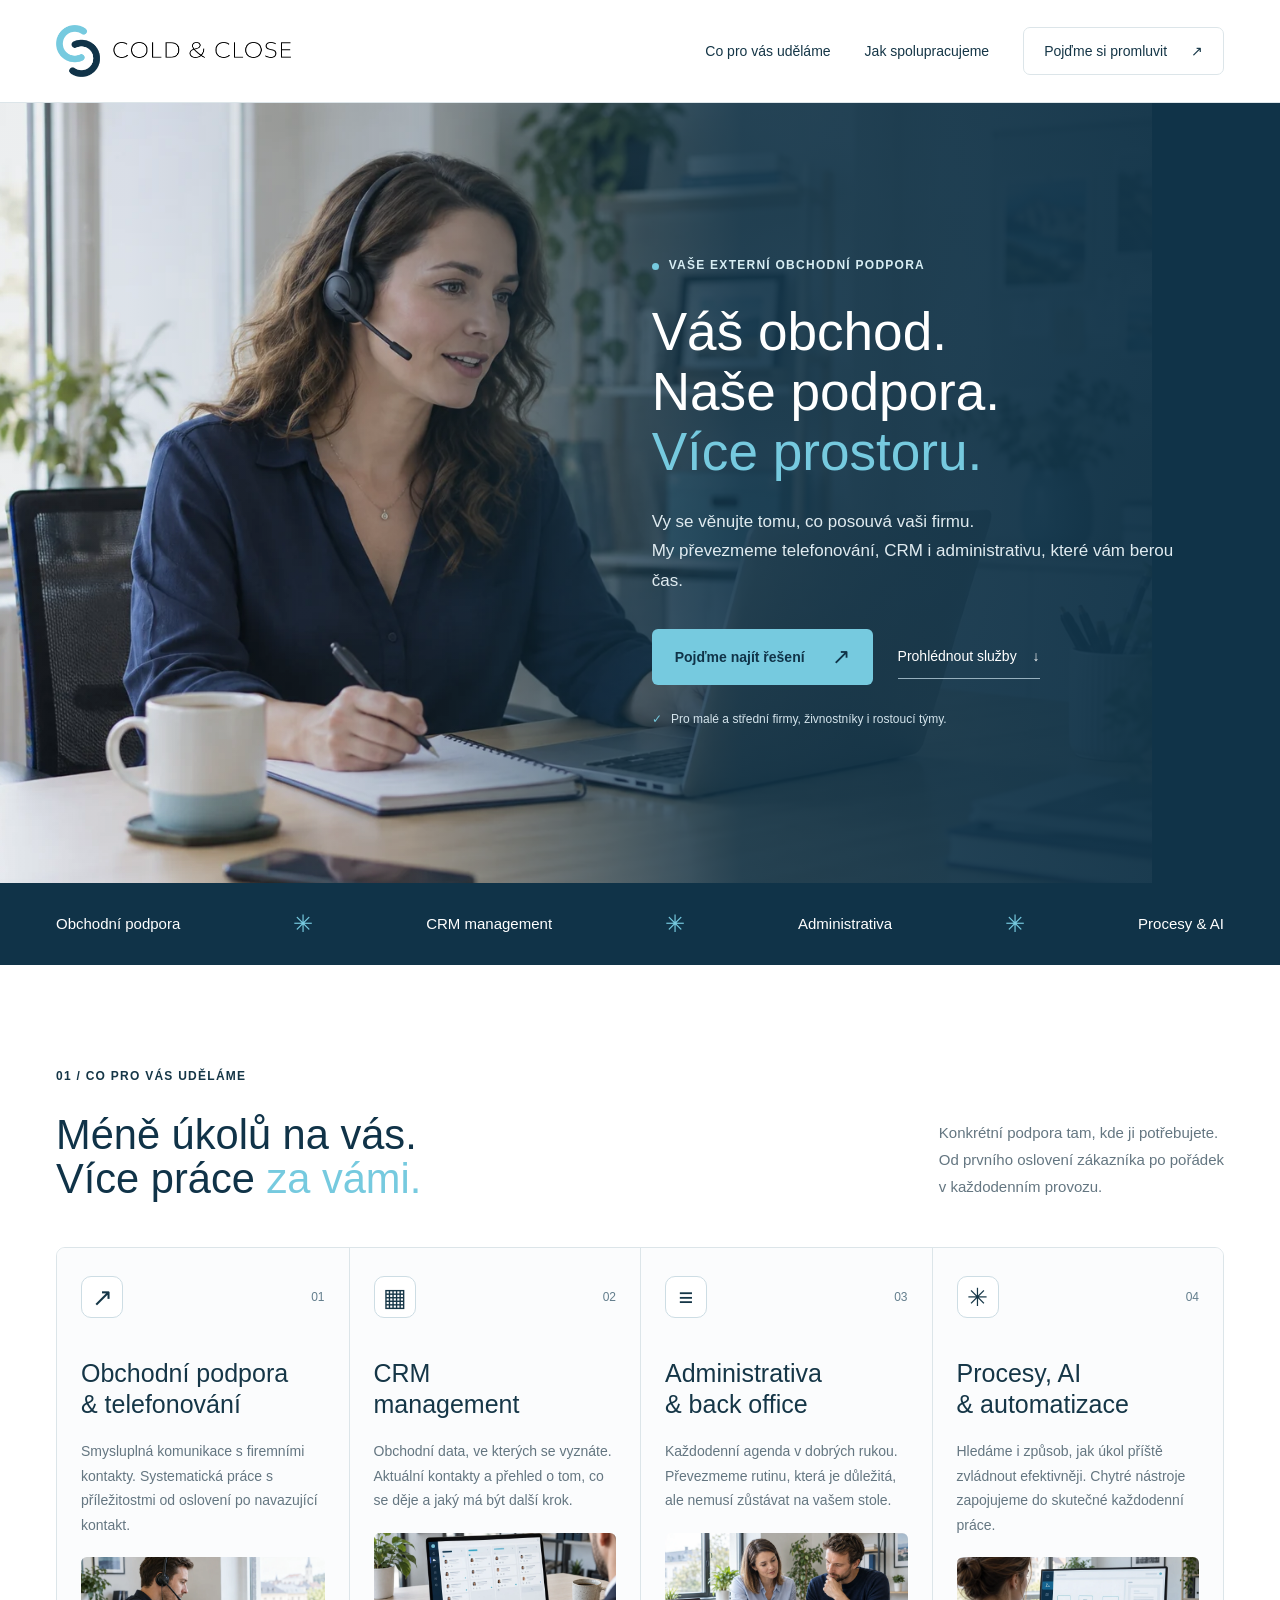
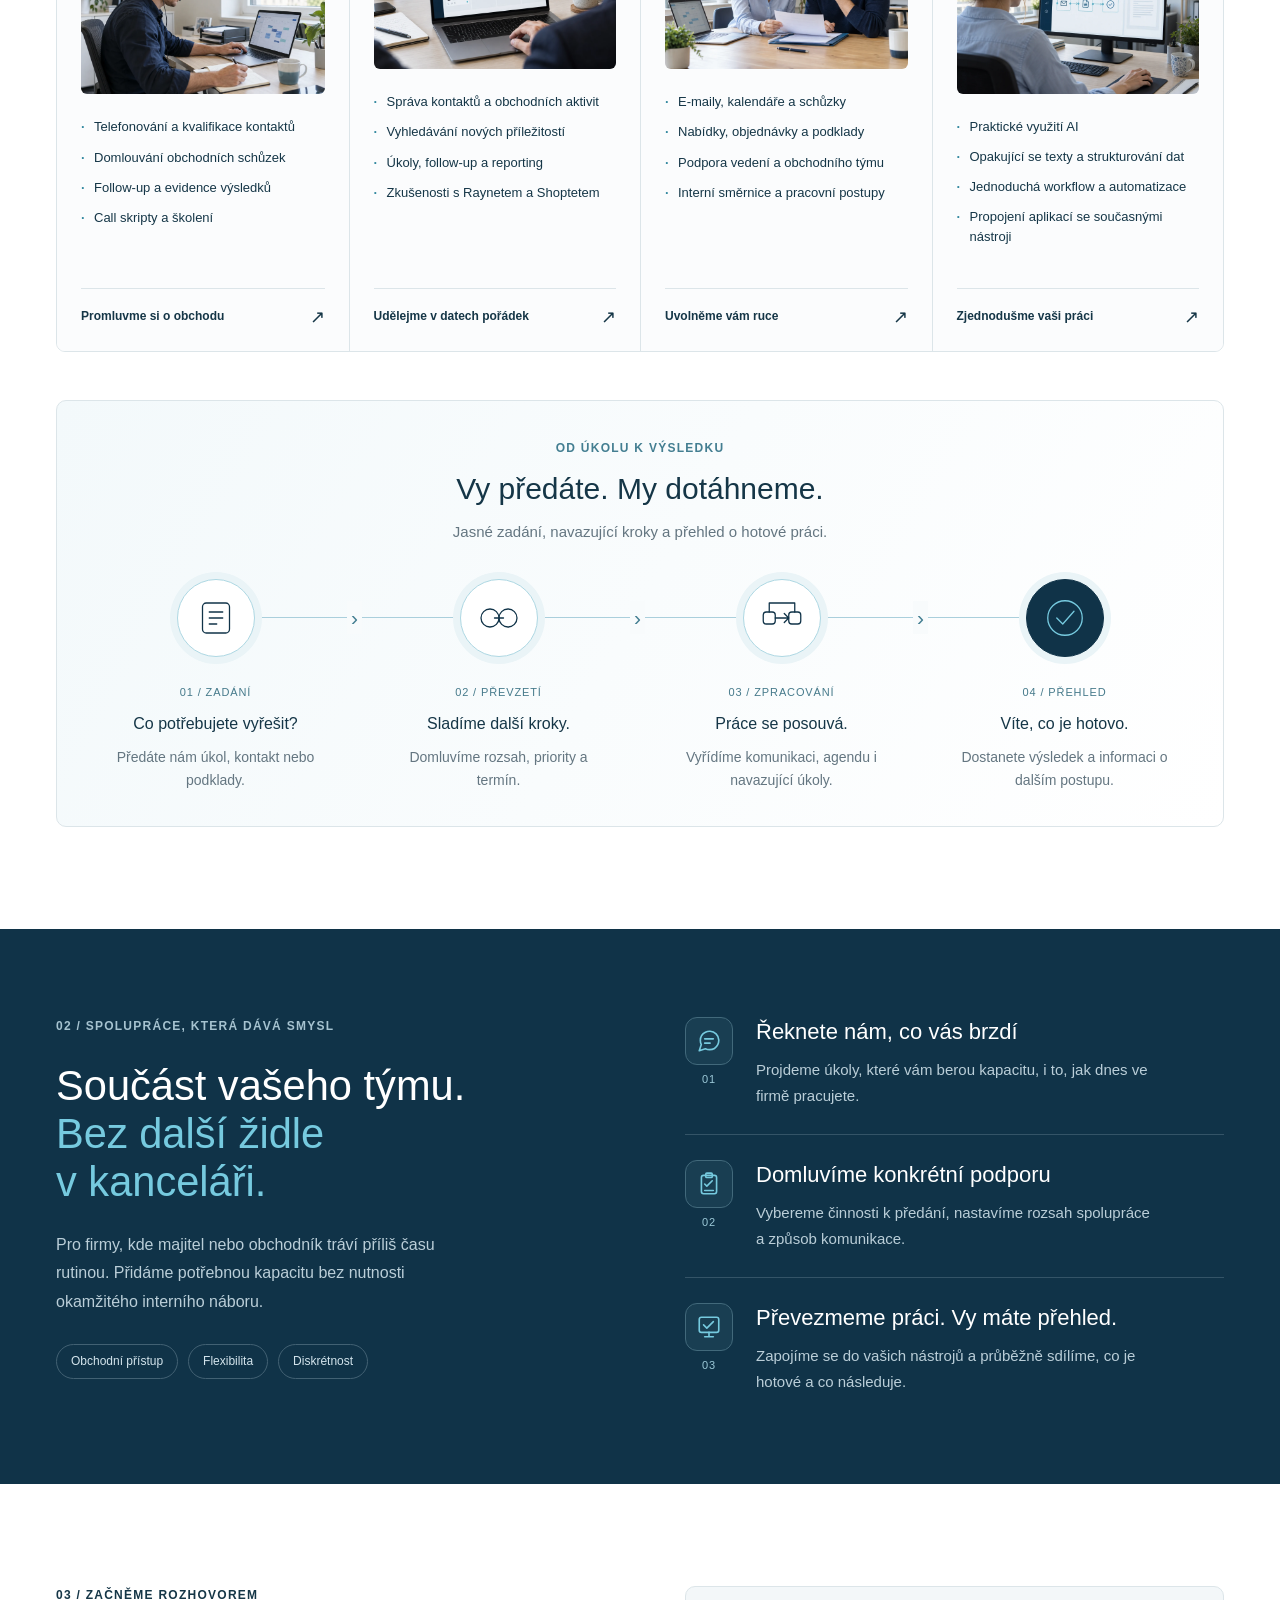
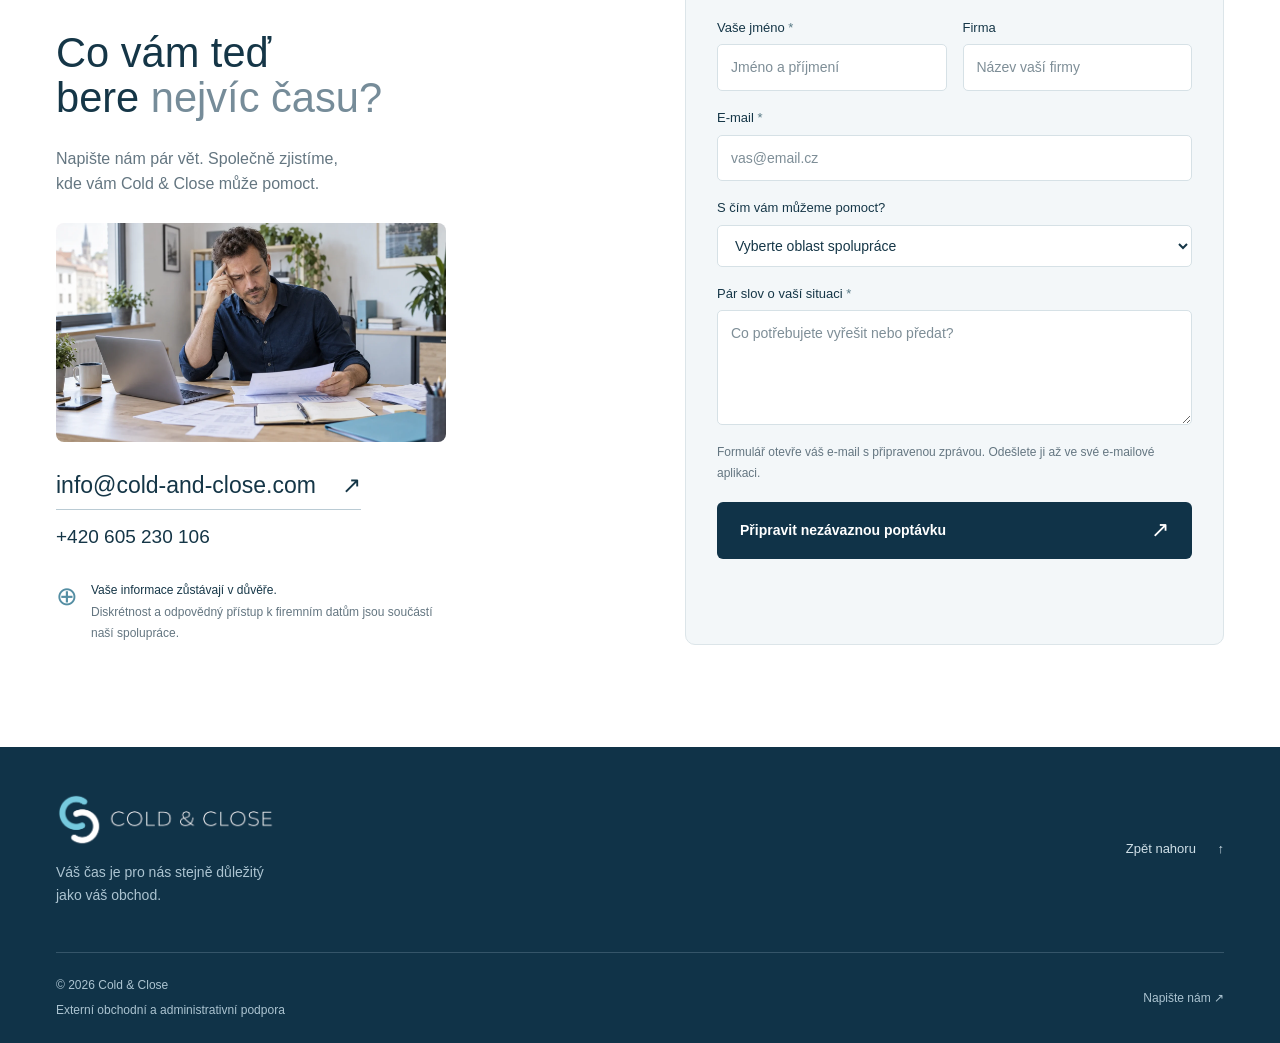
<file: index.html>
<!doctype html>
<html lang="cs">
<head>
  <meta charset="utf-8">
  <meta name="viewport" content="width=device-width, initial-scale=1">
  <meta name="theme-color" content="#103348">
  <title>Cold & Close — Více prostoru pro váš obchod</title>
  <meta name="description" content="Externí obchodní a administrativní podpora pro malé a střední firmy. B2B telefonování, CRM, back office i praktické využití AI.">
  <meta property="og:title" content="Cold & Close — Více prostoru pro váš obchod">
  <meta property="og:description" content="Převezmeme činnosti, které vám berou kapacitu. Od prvního kontaktu po každodenní administrativu.">
  <meta property="og:type" content="website">
  <link rel="icon" type="image/png" href="./assets/favicon.png">
  <link rel="stylesheet" href="./styles.css?v=footer-align">
  <script src="./script.js" defer></script>
</head>
<body>
  <a class="skip-link" href="#obsah">Přejít na obsah</a>
  <header class="header">
    <div class="container header-inner">
      <a class="brand" href="#" aria-label="Cold & Close — úvod"><img src="./assets/logo.png" alt="Cold & Close" width="884" height="198"></a>
      <button class="menu-toggle" type="button" aria-expanded="false" aria-controls="navigation">Menu <span aria-hidden="true">☰</span></button>
      <nav id="navigation" aria-label="Hlavní navigace">
        <a href="#sluzby">Co pro vás uděláme</a>
        <a href="#spoluprace">Jak spolupracujeme</a>
        <a class="nav-contact" href="#kontakt">Pojďme si promluvit <span aria-hidden="true">↗</span></a>
      </nav>
    </div>
  </header>
  <main id="obsah">
    <section class="hero hero-background" aria-labelledby="hero-title">
      <img class="hero-background-image" src="./assets/sales.webp" alt="" width="1536" height="1024" fetchpriority="high">
      <div class="container hero-inner"><div class="hero-copy">
        <p class="eyebrow"><span class="dot"></span> VAŠE EXTERNÍ OBCHODNÍ PODPORA</p>
        <h1 id="hero-title">Váš obchod.<br>Naše podpora.<br><span>Více prostoru.</span></h1>
        <p class="hero-description">Vy se věnujte tomu, co posouvá vaši firmu.<br class="desktop-break"> My převezmeme telefonování, CRM i administrativu, které vám berou čas.</p>
        <div class="hero-actions"><a class="button button-dark" href="#kontakt">Pojďme najít řešení <span aria-hidden="true">↗</span></a><a class="text-link" href="#sluzby">Prohlédnout služby <span aria-hidden="true">↓</span></a></div>
        <p class="hero-note"><span aria-hidden="true">✓</span> Pro malé a střední firmy, živnostníky i rostoucí týmy.</p>
      </div>
      </div>
    </section>
    <div class="scope-strip"><div class="container"><span>Obchodní podpora</span><span aria-hidden="true">✳</span><span>CRM management</span><span aria-hidden="true">✳</span><span>Administrativa</span><span aria-hidden="true">✳</span><span>Procesy & AI</span></div></div>
    <section class="services section container" id="sluzby" aria-labelledby="services-title">
      <div class="section-intro"><div><p class="eyebrow">01 / CO PRO VÁS UDĚLÁME</p><h2 id="services-title">Méně úkolů na vás.<br>Více práce <span class="muted">za vámi.</span></h2></div><p>Konkrétní podpora tam, kde ji potřebujete.<br>Od prvního oslovení zákazníka po pořádek<br class="desktop-break"> v každodenním provozu.</p></div>
      <div class="service-grid">
        <article class="service-card"><div class="card-top"><span class="service-icon" aria-hidden="true">↗</span><span class="card-number">01</span></div><h3>Obchodní podpora<br>& telefonování</h3><p>Smysluplná komunikace s firemními kontakty. Systematická práce s příležitostmi od oslovení po navazující kontakt.</p><img class="service-inline-photo" src="./assets/calling.webp" alt="Ilustrační obchodní hovor: asistent domlouvá schůzku a zaznamenává další kroky." width="1536" height="1024" loading="lazy" decoding="async"><ul><li>Telefonování a kvalifikace kontaktů</li><li>Domlouvání obchodních schůzek</li><li>Follow-up a evidence výsledků</li><li>Call skripty a školení</li></ul><a class="card-link" href="#kontakt" data-service="Obchodní podpora a telefonování">Promluvme si o obchodu <span aria-hidden="true">↗</span></a></article>
        <article class="service-card"><div class="card-top"><span class="service-icon" aria-hidden="true">▦</span><span class="card-number">02</span></div><h3>CRM<br>management</h3><p>Obchodní data, ve kterých se vyznáte. Aktuální kontakty a přehled o tom, co se děje a jaký má být další krok.</p><img class="service-inline-photo" src="./assets/crm.webp" alt="Ilustrační přehled obchodních příležitostí v CRM na notebooku." width="1536" height="1024" loading="lazy" decoding="async"><ul><li>Správa kontaktů a obchodních aktivit</li><li>Vyhledávání nových příležitostí</li><li>Úkoly, follow-up a reporting</li><li>Zkušenosti s Raynetem a Shoptetem</li></ul><a class="card-link" href="#kontakt" data-service="CRM management">Udělejme v datech pořádek <span aria-hidden="true">↗</span></a></article>
        <article class="service-card"><div class="card-top"><span class="service-icon" aria-hidden="true">≡</span><span class="card-number">03</span></div><h3>Administrativa<br>& back office</h3><p>Každodenní agenda v dobrých rukou. Převezmeme rutinu, která je důležitá, ale nemusí zůstávat na vašem stole.</p><img class="service-inline-photo" src="./assets/admin.webp" alt="Ilustrační spolupráce nad firemními dokumenty a plánem práce." width="1536" height="1024" loading="lazy" decoding="async"><ul><li>E-maily, kalendáře a schůzky</li><li>Nabídky, objednávky a podklady</li><li>Podpora vedení a obchodního týmu</li><li>Interní směrnice a pracovní postupy</li></ul><a class="card-link" href="#kontakt" data-service="Administrativa a back office">Uvolněme vám ruce <span aria-hidden="true">↗</span></a></article>
        <article class="service-card"><div class="card-top"><span class="service-icon" aria-hidden="true">✳</span><span class="card-number">04</span></div><h3>Procesy, AI<br>& automatizace</h3><p>Hledáme i způsob, jak úkol příště zvládnout efektivněji. Chytré nástroje zapojujeme do skutečné každodenní práce.</p><img class="service-inline-photo" src="./assets/automation.webp" alt="Ilustrační práce s automatizací: propojení přijatého e-mailu, přípravy dokumentu a dokončení úkolu." width="1536" height="1024" loading="lazy" decoding="async"><ul><li>Praktické využití AI</li><li>Opakující se texty a strukturování dat</li><li>Jednoduchá workflow a automatizace</li><li>Propojení aplikací se současnými nástroji</li></ul><a class="card-link" href="#kontakt" data-service="Procesy, AI a automatizace">Zjednodušme vaši práci <span aria-hidden="true">↗</span></a></article>
      </div>
      <div class="workflow" aria-labelledby="workflow-title">
        <div class="workflow-heading"><p class="eyebrow">OD ÚKOLU K VÝSLEDKU</p><h3 id="workflow-title">Vy předáte. My dotáhneme.</h3><p>Jasné zadání, navazující kroky a přehled o hotové práci.</p></div>
        <ol class="workflow-track">
          <li><div class="workflow-symbol" aria-hidden="true"><svg viewBox="0 0 64 64"><rect x="14" y="12" width="36" height="40" rx="5"/><path d="M23 24h18M23 32h18M23 40h10"/></svg></div><span class="workflow-step">01 / ZADÁNÍ</span><h4>Co potřebujete vyřešit?</h4><p>Předáte nám úkol, kontakt nebo podklady.</p></li>
          <li><div class="workflow-symbol" aria-hidden="true"><svg viewBox="0 0 64 64"><circle cx="20" cy="32" r="12"/><circle cx="44" cy="32" r="12"/><path d="M26 32h12"/></svg></div><span class="workflow-step">02 / PŘEVZETÍ</span><h4>Sladíme další kroky.</h4><p>Domluvíme rozsah, priority a termín.</p></li>
          <li><div class="workflow-symbol" aria-hidden="true"><svg viewBox="0 0 64 64"><rect x="7" y="24" width="16" height="16" rx="4"/><rect x="41" y="24" width="16" height="16" rx="4"/><path d="M23 32h18m-6-6 6 6-6 6M15 24V12h34v12"/></svg></div><span class="workflow-step">03 / ZPRACOVÁNÍ</span><h4>Práce se posouvá.</h4><p>Vyřídíme komunikaci, agendu i navazující úkoly.</p></li>
          <li><div class="workflow-symbol" aria-hidden="true"><svg viewBox="0 0 64 64"><circle cx="32" cy="32" r="23"/><path d="m21 32 8 8 15-17"/></svg></div><span class="workflow-step">04 / PŘEHLED</span><h4>Víte, co je hotovo.</h4><p>Dostanete výsledek a informaci o dalším postupu.</p></li>
        </ol>
      </div>

    </section>
    <section class="partnership" id="spoluprace" aria-labelledby="partnership-title"><div class="container partnership-grid"><div><p class="eyebrow">02 / SPOLUPRÁCE, KTERÁ DÁVÁ SMYSL</p><h2 id="partnership-title">Součást vašeho týmu.<br><span>Bez další židle<br>v kanceláři.</span></h2><p class="partnership-description">Pro firmy, kde majitel nebo obchodník tráví příliš času rutinou. Přidáme potřebnou kapacitu bez nutnosti okamžitého interního náboru.</p><div class="values"><span>Obchodní přístup</span><span>Flexibilita</span><span>Diskrétnost</span></div></div><div class="steps"><article><span class="step-marker"><span class="step-icon" aria-hidden="true"><svg viewBox="0 0 24 24"><path d="M21 11.5a8.4 8.4 0 0 1-.9 3.8 8.5 8.5 0 0 1-7.6 4.7 8.4 8.4 0 0 1-3.8-.9L3 21l1.9-5.7a8.4 8.4 0 0 1-.9-3.8 8.5 8.5 0 0 1 4.7-7.6 8.4 8.4 0 0 1 3.8-.9H13a8.5 8.5 0 0 1 8 8v.5Z"/><path d="M8 10h8M8 14h5"/></svg></span><span class="step-number">01</span></span><div><h3>Řeknete nám, co vás brzdí</h3><p>Projdeme úkoly, které vám berou kapacitu, i to, jak dnes ve firmě pracujete.</p></div></article><article><span class="step-marker"><span class="step-icon" aria-hidden="true"><svg viewBox="0 0 24 24"><rect x="5" y="4" width="14" height="17" rx="2"/><rect x="9" y="2" width="6" height="4" rx="1"/><path d="m8 12 2 2 5-5M8 18h8"/></svg></span><span class="step-number">02</span></span><div><h3>Domluvíme konkrétní podporu</h3><p>Vybereme činnosti k předání, nastavíme rozsah spolupráce a způsob komunikace.</p></div></article><article><span class="step-marker"><span class="step-icon" aria-hidden="true"><svg viewBox="0 0 24 24"><rect x="3" y="3" width="18" height="14" rx="2"/><path d="M8 21h8M12 17v4m-5-11 3 3 6-6"/></svg></span><span class="step-number">03</span></span><div><h3>Převezmeme práci. Vy máte přehled.</h3><p>Zapojíme se do vašich nástrojů a průběžně sdílíme, co je hotové a co následuje.</p></div></article></div></div></section>
    <section class="contact section container" id="kontakt" aria-labelledby="contact-title"><div class="contact-copy"><p class="eyebrow">03 / ZAČNĚME ROZHOVOREM</p><h2 id="contact-title">Co vám teď<br>bere <span class="muted">nejvíc času?</span></h2><p>Napište nám pár vět. Společně zjistíme,<br class="desktop-break"> kde vám Cold & Close může pomoct.</p><img class="contact-client-photo" src="./assets/client-workload.webp" alt="Zamyšlený podnikatel prochází rozpracované dokumenty u notebooku." width="1536" height="1024" loading="lazy" decoding="async"><a class="email-link" href="mailto:info@cold-and-close.com">info@cold-and-close.com <span aria-hidden="true">↗</span></a><a class="phone-link" href="tel:+420605230106">+420 605 230 106</a><div class="discretion"><span aria-hidden="true">⊕</span><p><strong>Vaše informace zůstávají v důvěře.</strong><br>Diskrétnost a odpovědný přístup k firemním datům jsou součástí naší spolupráce.</p></div></div><form id="contact-form"><div class="form-row"><label>Vaše jméno <span aria-hidden="true">*</span><input name="name" autocomplete="name" placeholder="Jméno a příjmení" required maxlength="100"></label><label>Firma<input name="company" autocomplete="organization" placeholder="Název vaší firmy" maxlength="150"></label></div><label>E-mail <span aria-hidden="true">*</span><input name="email" type="email" autocomplete="email" placeholder="vas@email.cz" required maxlength="200"></label><label>S čím vám můžeme pomoct?<select name="service" id="service"><option value="Zatím nevím — pojďme to probrat">Vyberte oblast spolupráce</option><option>Obchodní podpora a telefonování</option><option>CRM management</option><option>Administrativa a back office</option><option>Procesy, AI a automatizace</option><option>Více oblastí / jiná poptávka</option></select></label><label>Pár slov o vaší situaci <span aria-hidden="true">*</span><textarea name="message" rows="4" placeholder="Co potřebujete vyřešit nebo předat?" required maxlength="3000"></textarea></label><p class="form-note">Formulář otevře váš e-mail s připravenou zprávou. Odešlete ji až ve své e-mailové aplikaci.</p><button class="button button-dark submit-button" type="submit">Připravit nezávaznou poptávku <span aria-hidden="true">↗</span></button><p class="form-status" id="form-status" role="status" hidden></p><noscript><p>Pro přípravu zprávy zapněte JavaScript nebo nám napište přímo na <a href="mailto:info@cold-and-close.com">info@cold-and-close.com</a>.</p></noscript></form></section>
  </main>
  <footer><div class="container footer-main"><a href="#" aria-label="Cold & Close — zpět nahoru"><img src="./assets/logo-light.png" alt="Cold & Close" width="915" height="225"></a><p>Váš čas je pro nás stejně důležitý<br>jako váš obchod.</p><a href="#obsah" class="back-top">Zpět nahoru <span aria-hidden="true">↑</span></a></div><div class="container footer-bottom"><span>© <span id="year">2026</span> Cold & Close</span><span>Externí obchodní a administrativní podpora</span><a href="mailto:info@cold-and-close.com">Napište nám ↗</a></div></footer>
</body>
</html>
</file>
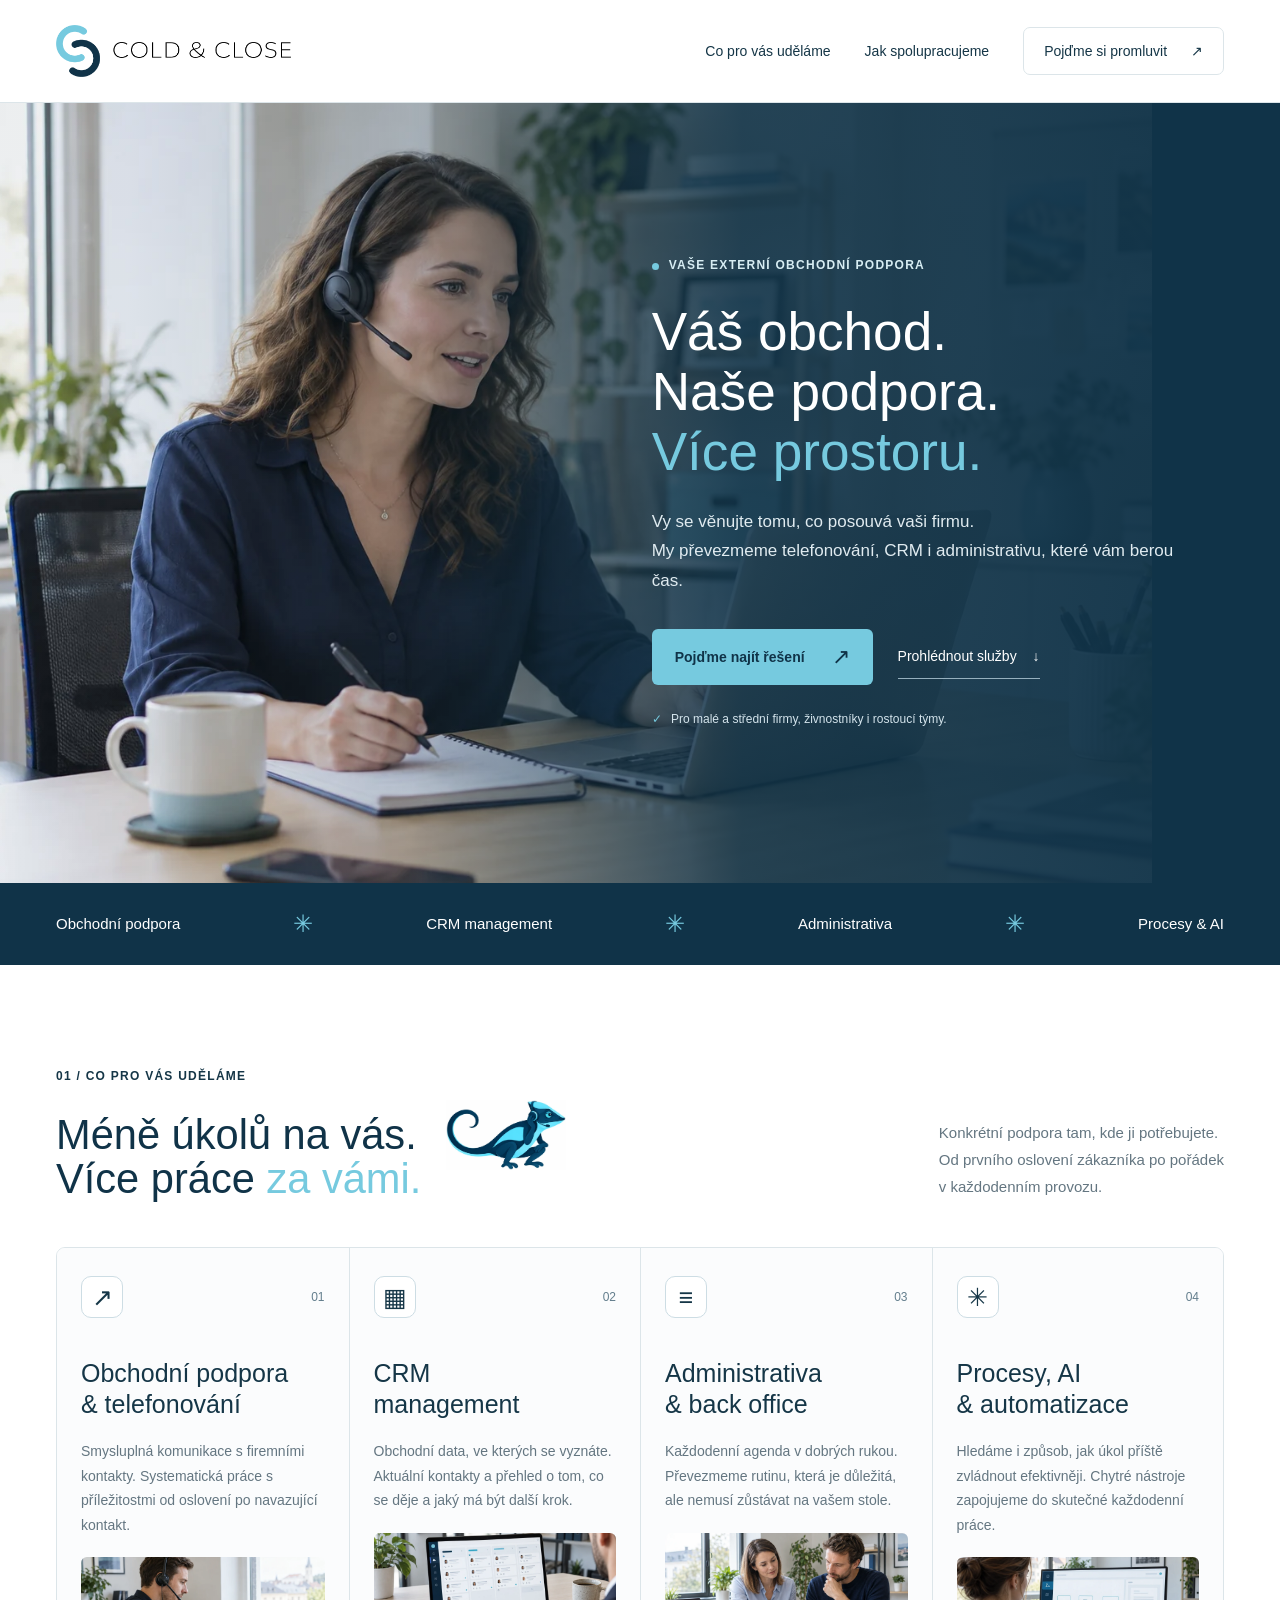
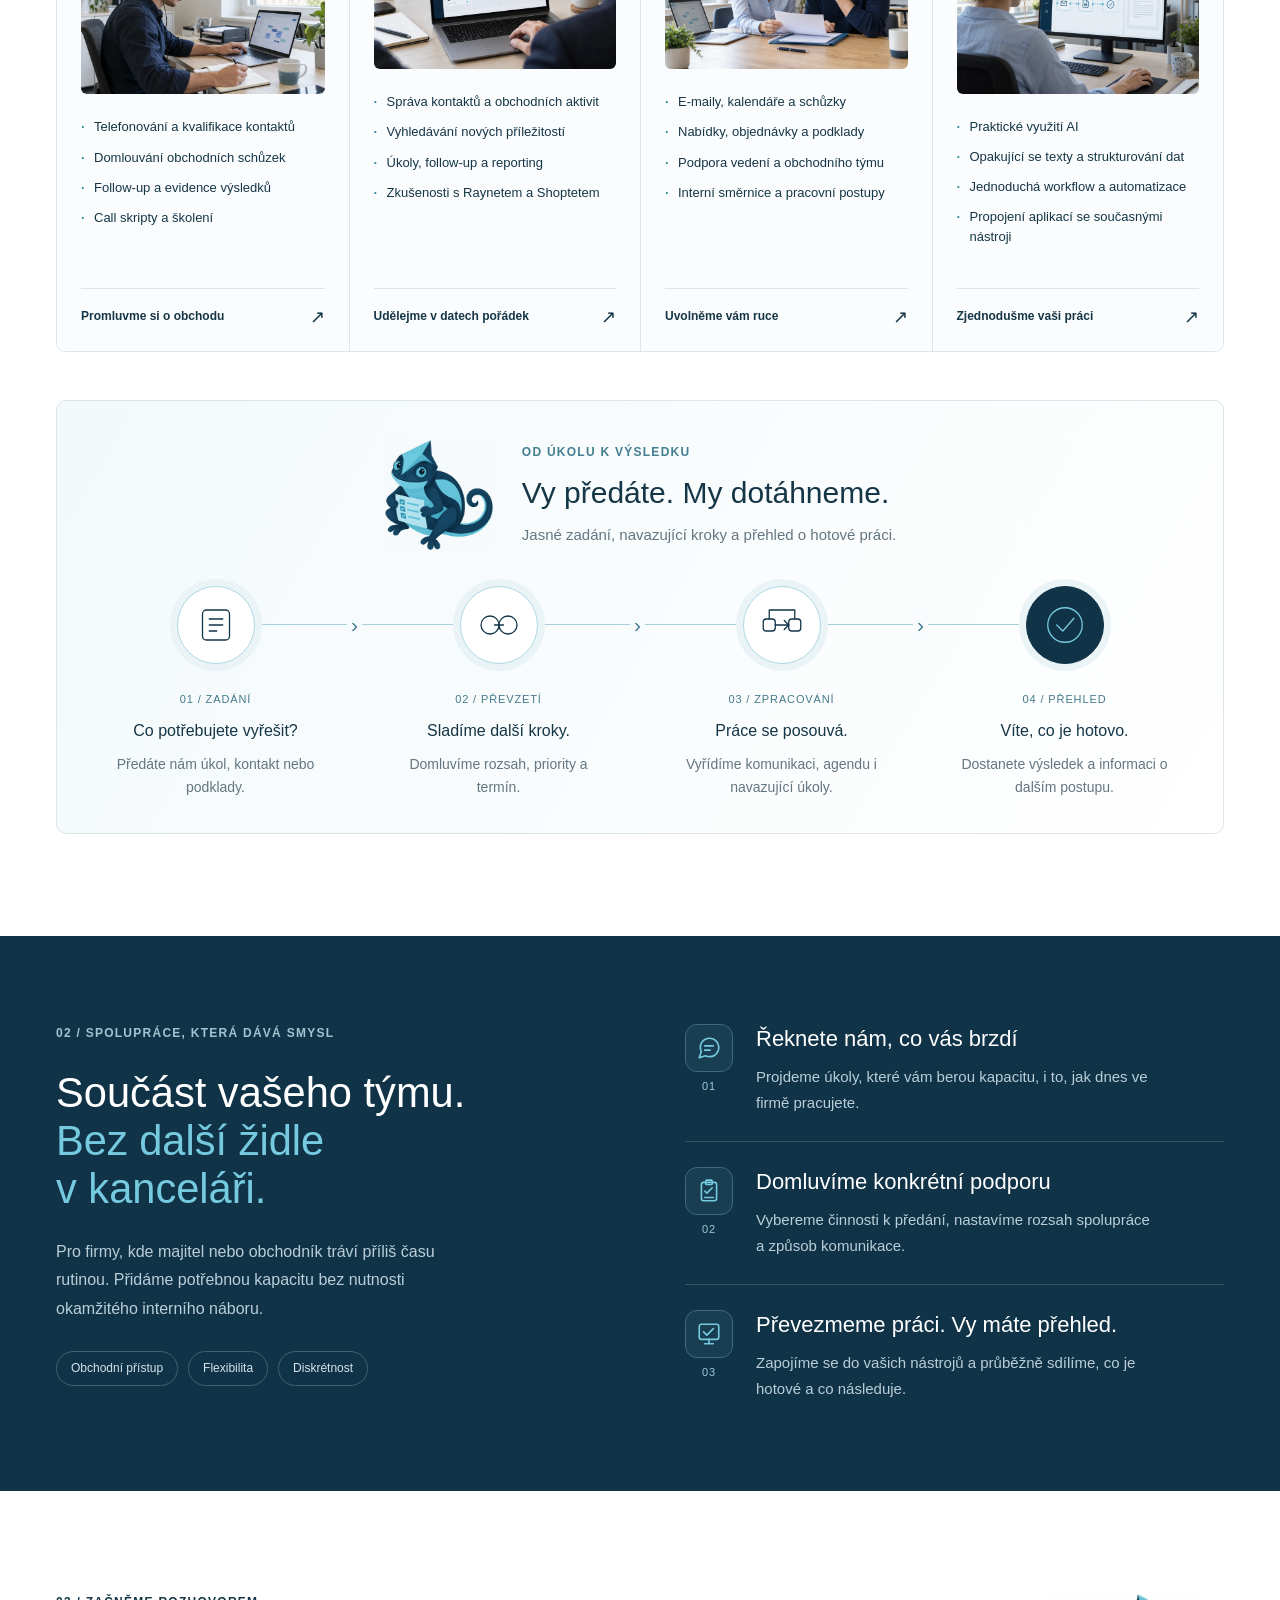
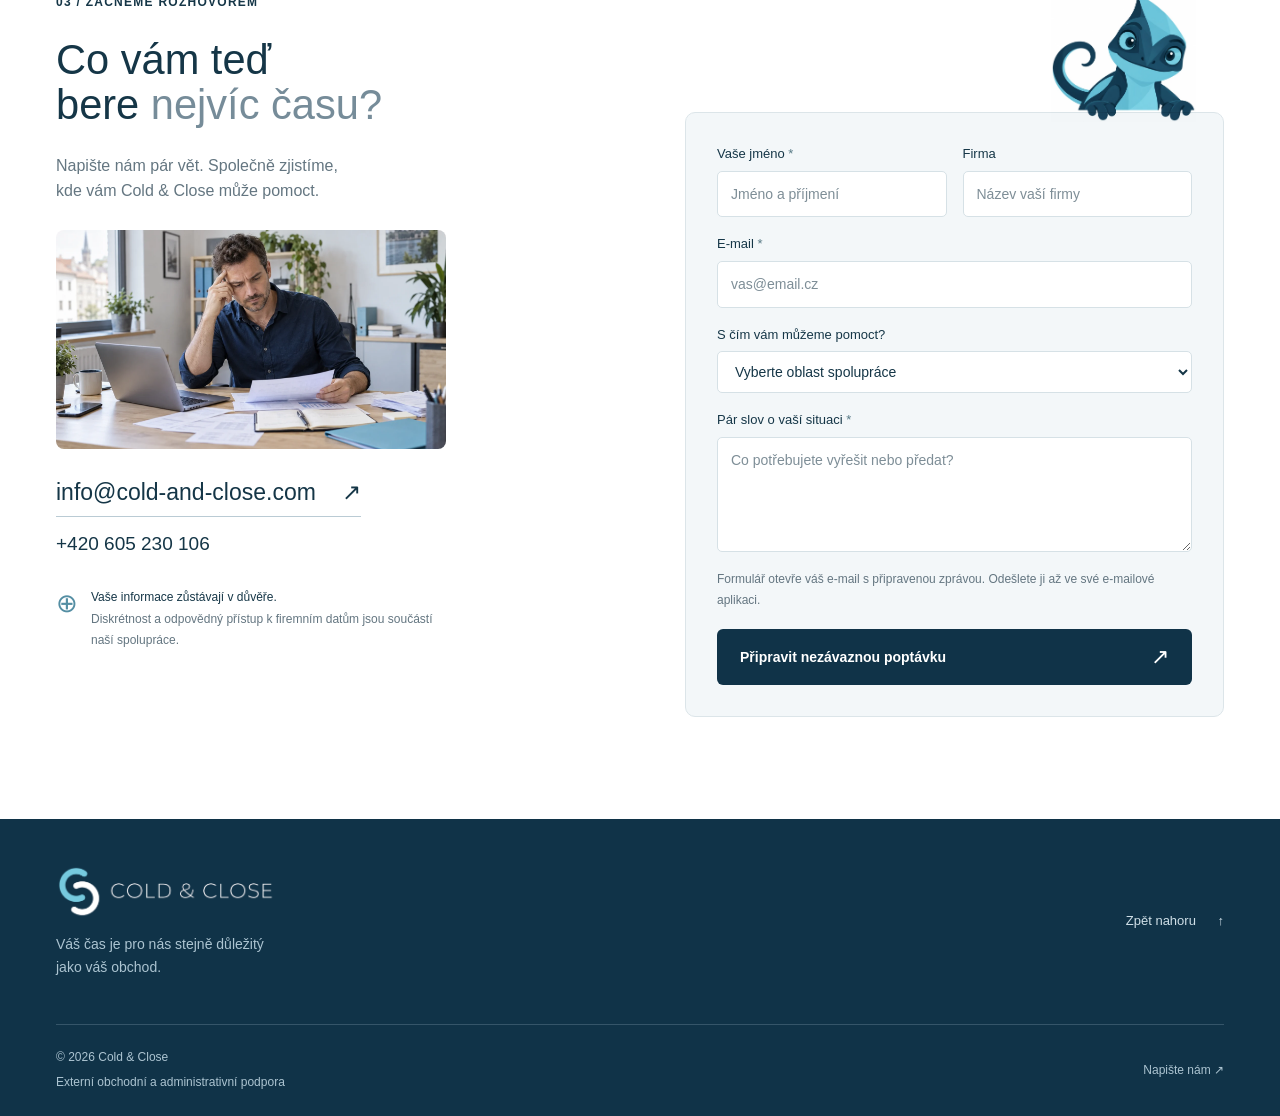
<file: v2/index.html>
<!doctype html>
<html lang="cs">
<head>
  <meta charset="utf-8">
  <meta name="viewport" content="width=device-width, initial-scale=1">
  <meta name="theme-color" content="#103348">
  <title>Cold & Close — Více prostoru pro váš obchod</title>
  <meta name="description" content="Externí obchodní a administrativní podpora pro malé a střední firmy. B2B telefonování, CRM, back office i praktické využití AI.">
  <meta property="og:title" content="Cold & Close — Více prostoru pro váš obchod">
  <meta property="og:description" content="Převezmeme činnosti, které vám berou kapacitu. Od prvního kontaktu po každodenní administrativu.">
  <meta property="og:type" content="website">
  <link rel="icon" type="image/png" href="./assets/favicon.png">
  <link rel="stylesheet" href="./styles.css?v=services-mascot">
  <script src="./script.js" defer></script>
</head>
<body>
  <a class="skip-link" href="#obsah">Přejít na obsah</a>
  <header class="header">
    <div class="container header-inner">
      <a class="brand" href="#" aria-label="Cold & Close — úvod"><img src="./assets/logo.png" alt="Cold & Close" width="884" height="198"></a>
      <button class="menu-toggle" type="button" aria-expanded="false" aria-controls="navigation">Menu <span aria-hidden="true">☰</span></button>
      <nav id="navigation" aria-label="Hlavní navigace">
        <a href="#sluzby">Co pro vás uděláme</a>
        <a href="#spoluprace">Jak spolupracujeme</a>
        <a class="nav-contact" href="#kontakt">Pojďme si promluvit <span aria-hidden="true">↗</span></a>
      </nav>
    </div>
  </header>
  <main id="obsah">
    <section class="hero hero-background" aria-labelledby="hero-title">
      <img class="hero-background-image" src="./assets/sales.webp" alt="" width="1536" height="1024" fetchpriority="high">
      <div class="container hero-inner"><div class="hero-copy">
        <p class="eyebrow"><span class="dot"></span> VAŠE EXTERNÍ OBCHODNÍ PODPORA</p>
        <h1 id="hero-title">Váš obchod.<br>Naše podpora.<br><span>Více prostoru.</span></h1>
        <p class="hero-description">Vy se věnujte tomu, co posouvá vaši firmu.<br class="desktop-break"> My převezmeme telefonování, CRM i administrativu, které vám berou čas.</p>
        <div class="hero-actions"><a class="button button-dark" href="#kontakt">Pojďme najít řešení <span aria-hidden="true">↗</span></a><a class="text-link" href="#sluzby">Prohlédnout služby <span aria-hidden="true">↓</span></a></div>
        <p class="hero-note"><span aria-hidden="true">✓</span> Pro malé a střední firmy, živnostníky i rostoucí týmy.</p>
      </div>
      </div>
    </section>
    <div class="scope-strip"><div class="container"><span>Obchodní podpora</span><span aria-hidden="true">✳</span><span>CRM management</span><span aria-hidden="true">✳</span><span>Administrativa</span><span aria-hidden="true">✳</span><span>Procesy & AI</span></div></div>
    <section class="services section container" id="sluzby" aria-labelledby="services-title">
      <div class="section-intro"><div class="services-heading-group"><div><p class="eyebrow">01 / CO PRO VÁS UDĚLÁME</p><h2 id="services-title">Méně úkolů na vás.<br>Více práce <span class="muted">za vámi.</span></h2></div><img class="mascot mascot-services-heading" src="./assets/mascot-calling.webp" alt="" aria-hidden="true" width="650" height="377" loading="lazy" decoding="async"></div><p>Konkrétní podpora tam, kde ji potřebujete.<br>Od prvního oslovení zákazníka po pořádek<br class="desktop-break"> v každodenním provozu.</p></div>
      <div class="service-grid">
        <article class="service-card"><div class="card-top"><span class="service-icon" aria-hidden="true">↗</span><span class="card-number">01</span></div><h3>Obchodní podpora<br>& telefonování</h3><p>Smysluplná komunikace s firemními kontakty. Systematická práce s příležitostmi od oslovení po navazující kontakt.</p><img class="service-inline-photo" src="./assets/calling.webp" alt="Ilustrační obchodní hovor: asistent domlouvá schůzku a zaznamenává další kroky." width="1536" height="1024" loading="lazy" decoding="async"><ul><li>Telefonování a kvalifikace kontaktů</li><li>Domlouvání obchodních schůzek</li><li>Follow-up a evidence výsledků</li><li>Call skripty a školení</li></ul><a class="card-link" href="#kontakt" data-service="Obchodní podpora a telefonování">Promluvme si o obchodu <span aria-hidden="true">↗</span></a></article>
        <article class="service-card"><div class="card-top"><span class="service-icon" aria-hidden="true">▦</span><span class="card-number">02</span></div><h3>CRM<br>management</h3><p>Obchodní data, ve kterých se vyznáte. Aktuální kontakty a přehled o tom, co se děje a jaký má být další krok.</p><img class="service-inline-photo" src="./assets/crm.webp" alt="Ilustrační přehled obchodních příležitostí v CRM na notebooku." width="1536" height="1024" loading="lazy" decoding="async"><ul><li>Správa kontaktů a obchodních aktivit</li><li>Vyhledávání nových příležitostí</li><li>Úkoly, follow-up a reporting</li><li>Zkušenosti s Raynetem a Shoptetem</li></ul><a class="card-link" href="#kontakt" data-service="CRM management">Udělejme v datech pořádek <span aria-hidden="true">↗</span></a></article>
        <article class="service-card"><div class="card-top"><span class="service-icon" aria-hidden="true">≡</span><span class="card-number">03</span></div><h3>Administrativa<br>& back office</h3><p>Každodenní agenda v dobrých rukou. Převezmeme rutinu, která je důležitá, ale nemusí zůstávat na vašem stole.</p><img class="service-inline-photo" src="./assets/admin.webp" alt="Ilustrační spolupráce nad firemními dokumenty a plánem práce." width="1536" height="1024" loading="lazy" decoding="async"><ul><li>E-maily, kalendáře a schůzky</li><li>Nabídky, objednávky a podklady</li><li>Podpora vedení a obchodního týmu</li><li>Interní směrnice a pracovní postupy</li></ul><a class="card-link" href="#kontakt" data-service="Administrativa a back office">Uvolněme vám ruce <span aria-hidden="true">↗</span></a></article>
        <article class="service-card"><div class="card-top"><span class="service-icon" aria-hidden="true">✳</span><span class="card-number">04</span></div><h3>Procesy, AI<br>& automatizace</h3><p>Hledáme i způsob, jak úkol příště zvládnout efektivněji. Chytré nástroje zapojujeme do skutečné každodenní práce.</p><img class="service-inline-photo" src="./assets/automation.webp" alt="Ilustrační práce s automatizací: propojení přijatého e-mailu, přípravy dokumentu a dokončení úkolu." width="1536" height="1024" loading="lazy" decoding="async"><ul><li>Praktické využití AI</li><li>Opakující se texty a strukturování dat</li><li>Jednoduchá workflow a automatizace</li><li>Propojení aplikací se současnými nástroji</li></ul><a class="card-link" href="#kontakt" data-service="Procesy, AI a automatizace">Zjednodušme vaši práci <span aria-hidden="true">↗</span></a></article>
      </div>
      <div class="workflow" aria-labelledby="workflow-title">
        <div class="workflow-heading mascot-workflow-heading"><img class="mascot mascot-tasks" src="./assets/mascot-threequarter.webp" alt="" aria-hidden="true" width="640" height="650" loading="lazy" decoding="async"><div><p class="eyebrow">OD ÚKOLU K VÝSLEDKU</p><h3 id="workflow-title">Vy předáte. My dotáhneme.</h3><p>Jasné zadání, navazující kroky a přehled o hotové práci.</p></div></div>
        <ol class="workflow-track">
          <li><div class="workflow-symbol" aria-hidden="true"><svg viewBox="0 0 64 64"><rect x="14" y="12" width="36" height="40" rx="5"/><path d="M23 24h18M23 32h18M23 40h10"/></svg></div><span class="workflow-step">01 / ZADÁNÍ</span><h4>Co potřebujete vyřešit?</h4><p>Předáte nám úkol, kontakt nebo podklady.</p></li>
          <li><div class="workflow-symbol" aria-hidden="true"><svg viewBox="0 0 64 64"><circle cx="20" cy="32" r="12"/><circle cx="44" cy="32" r="12"/><path d="M26 32h12"/></svg></div><span class="workflow-step">02 / PŘEVZETÍ</span><h4>Sladíme další kroky.</h4><p>Domluvíme rozsah, priority a termín.</p></li>
          <li><div class="workflow-symbol" aria-hidden="true"><svg viewBox="0 0 64 64"><rect x="7" y="24" width="16" height="16" rx="4"/><rect x="41" y="24" width="16" height="16" rx="4"/><path d="M23 32h18m-6-6 6 6-6 6M15 24V12h34v12"/></svg></div><span class="workflow-step">03 / ZPRACOVÁNÍ</span><h4>Práce se posouvá.</h4><p>Vyřídíme komunikaci, agendu i navazující úkoly.</p></li>
          <li><div class="workflow-symbol" aria-hidden="true"><svg viewBox="0 0 64 64"><circle cx="32" cy="32" r="23"/><path d="m21 32 8 8 15-17"/></svg></div><span class="workflow-step">04 / PŘEHLED</span><h4>Víte, co je hotovo.</h4><p>Dostanete výsledek a informaci o dalším postupu.</p></li>
        </ol>
      </div>

    </section>
    <section class="partnership" id="spoluprace" aria-labelledby="partnership-title"><div class="container partnership-grid"><div><p class="eyebrow">02 / SPOLUPRÁCE, KTERÁ DÁVÁ SMYSL</p><h2 id="partnership-title">Součást vašeho týmu.<br><span>Bez další židle<br>v kanceláři.</span></h2><p class="partnership-description">Pro firmy, kde majitel nebo obchodník tráví příliš času rutinou. Přidáme potřebnou kapacitu bez nutnosti okamžitého interního náboru.</p><div class="values"><span>Obchodní přístup</span><span>Flexibilita</span><span>Diskrétnost</span></div></div><div class="steps"><article><span class="step-marker"><span class="step-icon" aria-hidden="true"><svg viewBox="0 0 24 24"><path d="M21 11.5a8.4 8.4 0 0 1-.9 3.8 8.5 8.5 0 0 1-7.6 4.7 8.4 8.4 0 0 1-3.8-.9L3 21l1.9-5.7a8.4 8.4 0 0 1-.9-3.8 8.5 8.5 0 0 1 4.7-7.6 8.4 8.4 0 0 1 3.8-.9H13a8.5 8.5 0 0 1 8 8v.5Z"/><path d="M8 10h8M8 14h5"/></svg></span><span class="step-number">01</span></span><div><h3>Řeknete nám, co vás brzdí</h3><p>Projdeme úkoly, které vám berou kapacitu, i to, jak dnes ve firmě pracujete.</p></div></article><article><span class="step-marker"><span class="step-icon" aria-hidden="true"><svg viewBox="0 0 24 24"><rect x="5" y="4" width="14" height="17" rx="2"/><rect x="9" y="2" width="6" height="4" rx="1"/><path d="m8 12 2 2 5-5M8 18h8"/></svg></span><span class="step-number">02</span></span><div><h3>Domluvíme konkrétní podporu</h3><p>Vybereme činnosti k předání, nastavíme rozsah spolupráce a způsob komunikace.</p></div></article><article><span class="step-marker"><span class="step-icon" aria-hidden="true"><svg viewBox="0 0 24 24"><rect x="3" y="3" width="18" height="14" rx="2"/><path d="M8 21h8M12 17v4m-5-11 3 3 6-6"/></svg></span><span class="step-number">03</span></span><div><h3>Převezmeme práci. Vy máte přehled.</h3><p>Zapojíme se do vašich nástrojů a průběžně sdílíme, co je hotové a co následuje.</p></div></article></div></div></section>
    <section class="contact section container" id="kontakt" aria-labelledby="contact-title"><div class="contact-copy"><p class="eyebrow">03 / ZAČNĚME ROZHOVOREM</p><h2 id="contact-title">Co vám teď<br>bere <span class="muted">nejvíc času?</span></h2><p>Napište nám pár vět. Společně zjistíme,<br class="desktop-break"> kde vám Cold & Close může pomoct.</p><img class="contact-client-photo" src="./assets/client-workload.webp" alt="Zamyšlený podnikatel prochází rozpracované dokumenty u notebooku." width="1536" height="1024" loading="lazy" decoding="async"><a class="email-link" href="mailto:info@cold-and-close.com">info@cold-and-close.com <span aria-hidden="true">↗</span></a><a class="phone-link" href="tel:+420605230106">+420 605 230 106</a><div class="discretion"><span aria-hidden="true">⊕</span><p><strong>Vaše informace zůstávají v důvěře.</strong><br>Diskrétnost a odpovědný přístup k firemním datům jsou součástí naší spolupráce.</p></div></div><div class="contact-form-wrap"><img class="mascot mascot-peek" src="./assets/mascot-peek.webp" alt="" aria-hidden="true" width="650" height="581" loading="lazy" decoding="async"><form id="contact-form"><div class="form-row"><label>Vaše jméno <span aria-hidden="true">*</span><input name="name" autocomplete="name" placeholder="Jméno a příjmení" required maxlength="100"></label><label>Firma<input name="company" autocomplete="organization" placeholder="Název vaší firmy" maxlength="150"></label></div><label>E-mail <span aria-hidden="true">*</span><input name="email" type="email" autocomplete="email" placeholder="vas@email.cz" required maxlength="200"></label><label>S čím vám můžeme pomoct?<select name="service" id="service"><option value="Zatím nevím — pojďme to probrat">Vyberte oblast spolupráce</option><option>Obchodní podpora a telefonování</option><option>CRM management</option><option>Administrativa a back office</option><option>Procesy, AI a automatizace</option><option>Více oblastí / jiná poptávka</option></select></label><label>Pár slov o vaší situaci <span aria-hidden="true">*</span><textarea name="message" rows="4" placeholder="Co potřebujete vyřešit nebo předat?" required maxlength="3000"></textarea></label><p class="form-note">Formulář otevře váš e-mail s připravenou zprávou. Odešlete ji až ve své e-mailové aplikaci.</p><button class="button button-dark submit-button" type="submit">Připravit nezávaznou poptávku <span aria-hidden="true">↗</span></button><p class="form-status" id="form-status" role="status" hidden></p><noscript><p>Pro přípravu zprávy zapněte JavaScript nebo nám napište přímo na <a href="mailto:info@cold-and-close.com">info@cold-and-close.com</a>.</p></noscript></form></div></section>
  </main>
  <footer><div class="container footer-main"><a href="#" aria-label="Cold & Close — zpět nahoru"><img src="./assets/logo-light.png" alt="Cold & Close" width="915" height="225"></a><p>Váš čas je pro nás stejně důležitý<br>jako váš obchod.</p><a href="#obsah" class="back-top">Zpět nahoru <span aria-hidden="true">↑</span></a></div><div class="container footer-bottom"><span>© <span id="year">2026</span> Cold & Close</span><span>Externí obchodní a administrativní podpora</span><a href="mailto:info@cold-and-close.com">Napište nám ↗</a></div></footer>
</body>
</html>
</file>
<file: styles.css>
:root{--navy:#103348;--blue:#76cadf;--ink:#153647;--muted:#647681;--line:#dce5e9;--pale:#f3f7f9;--white:#fff;font-family:Arial,Helvetica,sans-serif;color:var(--ink);background:var(--white);font-synthesis:none}*{box-sizing:border-box}html{scroll-behavior:smooth;scroll-padding-top:110px}body{margin:0;font-size:16px;line-height:1.6}a{color:inherit;text-decoration:none}button,input,select,textarea{font:inherit}button,a,input,select,textarea{-webkit-tap-highlight-color:transparent}button,a{touch-action:manipulation}a,button{transition:background-color .2s,color .2s,border-color .2s}a:focus-visible,button:focus-visible{outline:3px solid #29829b;outline-offset:5px}img{display:block;max-width:100%;height:auto}h1,h2,h3,p{margin:0}h1,h2,h3{font-weight:500;line-height:1.08;letter-spacing:0em}.container{width:min(1280px,calc(100% - 112px));margin-inline:auto}.header{position:sticky;top:0;z-index:10;background:rgba(255,255,255,.96);border-bottom:1px solid var(--line);backdrop-filter:blur(14px)}.header-inner{height:102px;display:flex;align-items:center;justify-content:space-between;gap:30px}.brand{width:235px;flex-shrink:0}.header nav{display:flex;gap:34px;align-items:center;font-size:14px}.header nav>a:hover{color:#26768a}.nav-contact{border:1px solid var(--line);padding:12px 20px;border-radius:7px}.nav-contact span{margin-left:20px}.menu-toggle{display:none}.hero{display:grid;grid-template-columns:1.12fr 1fr;gap:64px;align-items:center;padding-block:75px 78px}.eyebrow{font-size:12px;font-weight:600;letter-spacing:.105em;display:flex;align-items:center;gap:10px;margin-bottom:26px}.dot{width:7px;height:7px;display:inline-block;border-radius:50%;background:#398aa0}.hero h1{font-size:clamp(48px,4.65vw,71px);letter-spacing:0em;line-height:1.075}.hero h1>span{color:#438da1}.hero-description{max-width:540px;color:var(--muted);font-size:17px;line-height:1.75;margin-top:25px}.hero-actions{display:flex;gap:25px;align-items:center;margin-top:33px}.button{display:inline-flex;justify-content:space-between;align-items:center;gap:27px;padding:16px 22px;border-radius:6px;font-size:14px;font-weight:600;border:1px solid transparent;cursor:pointer}.button-dark{color:white;background:var(--navy)}.button-dark:hover{background:#20536b}.button span{font-size:22px;font-weight:400;line-height:1}.text-link{font-size:14px;border-bottom:1px solid var(--line);padding-block:10px;white-space:nowrap}.text-link span{margin-left:12px}.hero-note{font-size:12px;color:var(--muted);margin-top:25px}.hero-note span{color:#36869b;margin-right:6px}.hero-visual{background:#e6f3f7;min-height:485px;border-radius:12px;position:relative;overflow:hidden;display:flex;flex-direction:column;justify-content:space-between;padding:30px}.visual-top,.visual-bottom{display:flex;justify-content:space-between;align-items:center;font-size:10px;line-height:1.5;font-weight:600;letter-spacing:.09em}.visual-plus{font-size:35px;font-weight:400}.brand-stage{position:relative;display:grid;place-items:center;height:340px}.hero-mark{width:218px;max-height:285px;object-fit:contain}.floating-tag{position:absolute;display:flex;gap:11px;align-items:center;background:white;border:1px solid #e4eef2;box-shadow:0 10px 28px #1033480c;padding:13px 16px;border-radius:7px;font-size:13px;letter-spacing:0em;white-space:nowrap}.floating-tag>span{display:grid;place-items:center;width:24px;height:24px;border-radius:50%;background:#e8f5f8;color:#27677a}.tag-one{right:-8px;top:49px}.tag-two{left:-9px;bottom:28px}.visual-bottom{padding-top:20px;border-top:1px solid #10334821}.scope-strip{background:var(--navy);color:white}.scope-strip .container{display:flex;justify-content:space-between;align-items:center;gap:16px;padding-block:22px;font-size:15px}.scope-strip [aria-hidden]{color:var(--blue);font-size:24px;font-weight:400}.section{padding-block:102px}.section-intro{display:flex;justify-content:space-between;gap:48px;align-items:flex-end;margin-bottom:45px}h2{font-size:clamp(35px,3.25vw,48px)}.muted{color:#768c99}.section-intro>p{color:var(--muted);font-size:15px;line-height:1.8;padding-bottom:2px}.service-grid{display:grid;grid-template-columns:repeat(4,minmax(0,1fr));border:1px solid var(--line);border-radius:9px;overflow:hidden}.service-card{padding:28px 24px 23px;display:flex;flex-direction:column;min-width:0;background:#fbfcfd}.service-card+.service-card{border-left:1px solid var(--line)}.service-card:hover{background:#f1f7fa}.card-top{display:flex;justify-content:space-between;align-items:center;margin-bottom:40px}.service-icon{border:1px solid #cddde4;border-radius:10px;width:42px;height:42px;display:grid;place-items:center;font-size:25px;background:white}.card-number{font-size:12px;color:#627d8c;font-variant-numeric:tabular-nums}.service-card h3{font-size:25px;line-height:1.15;letter-spacing:0em;margin-bottom:20px}.service-card>p{font-size:14px;line-height:1.75;color:var(--muted)}.service-card ul{padding:0;margin:23px 0 30px;list-style:none;font-size:13px;line-height:1.55}.service-card li{position:relative;padding-left:13px;margin-bottom:10px}.service-card li:before{content:'·';position:absolute;left:0;color:#3389a0;font-weight:700}.card-link{display:flex;justify-content:space-between;gap:8px;border-top:1px solid var(--line);padding-top:18px;margin-top:auto;font-size:12px;font-weight:600}.card-link span{font-size:18px;line-height:1.2}.partnership{background:var(--navy);color:white;padding-block:88px}.partnership-grid{display:grid;grid-template-columns:1fr 1fr;gap:90px}.partnership .eyebrow{color:#a6c3d0}.partnership h2{line-height:1.15}.partnership h2 span{color:var(--blue)}.partnership-description{color:#baceD8;font-size:16px;line-height:1.8;max-width:430px;margin-top:25px}.values{display:flex;flex-wrap:wrap;gap:10px;margin-top:27px}.values span{border:1px solid #426173;border-radius:30px;padding:7px 14px;font-size:12px;color:#d3e4ec}.steps{align-self:center}.steps article{display:flex;gap:23px;padding:25px 0;border-bottom:1px solid #345467}.steps article:first-child{padding-top:0}.steps article:last-child{border-bottom:0;padding-bottom:0}.steps article>span{font-size:13px;color:var(--blue);padding-top:3px}.steps h3{font-size:22px;letter-spacing:0em;line-height:1.35}.steps p{font-size:15px;line-height:1.75;color:#baced8;margin-top:10px;max-width:400px}.contact{display:grid;grid-template-columns:1fr 1fr;gap:90px}.contact-copy>p:not(.eyebrow){color:var(--muted);margin-top:25px}.email-link{display:block;width:fit-content;font-size:23px;letter-spacing:0em;margin-top:36px;border-bottom:1px solid #bacbd4;padding-bottom:5px;overflow-wrap:anywhere}.email-link span{margin-left:20px}.phone-link{display:block;width:fit-content;margin-top:12px;font-size:19px}.discretion{display:flex;gap:13px;margin-top:56px;max-width:390px}.discretion>span{font-size:26px;line-height:1.3;color:#548ea3}.discretion p{font-size:12px;line-height:1.8;color:var(--muted)}.discretion strong{font-weight:500;color:var(--ink)}form{border:1px solid var(--line);background:var(--pale);border-radius:10px;padding:31px}.form-row{display:grid;grid-template-columns:1fr 1fr;gap:16px}label{display:block;font-size:13px;font-weight:500;margin-bottom:17px}label>span{color:#577985}input,select,textarea{display:block;width:100%;min-width:0;background:white;border:1px solid #d6e1e6;border-radius:5px;padding:11px 13px;margin-top:6px;color:var(--ink);font-size:14px;outline:none}input:focus,select:focus,textarea:focus{border-color:#2e7f95;box-shadow:0 0 0 3px #76cadf35}input::placeholder,textarea::placeholder{color:#7e8e97}textarea{resize:vertical;min-height:115px}.form-note{color:var(--muted);font-size:12px;line-height:1.7;margin-bottom:19px}.submit-button{width:100%}.form-status{margin-top:18px;font-size:14px;border-left:3px solid #438da1;padding-left:12px}footer{background:var(--navy);color:#d0e0e8}.footer-main{display:flex;align-items:center;justify-content:space-between;gap:40px;padding-block:46px}.footer-main img{width:220px}.footer-main p{font-size:14px;color:#acc4d1}.back-top{font-size:13px}.back-top span{margin-left:18px}.footer-bottom{display:flex;justify-content:space-between;gap:20px;border-top:1px solid #355569;padding-block:23px;font-size:12px;color:#acc4d1}.skip-link{position:fixed;left:16px;top:-100px;padding:12px 20px;background:white;z-index:100}.skip-link:focus{top:10px}
@media(min-width:1600px){.hero{padding-block:95px}.hero-visual{min-height:520px}.brand-stage{height:370px}}
@media(max-width:1150px){.container{width:calc(100% - 64px)}.header nav{gap:22px}.hero{gap:35px}.hero-actions{gap:16px;flex-wrap:wrap}.hero h1{font-size:58px}.hero-visual{padding:22px}.service-grid{grid-template-columns:1fr 1fr}.service-card:nth-child(3){border-left:0}.service-card:nth-child(n+3){border-top:1px solid var(--line)}.service-card{padding:28px}.card-top{margin-bottom:28px}.service-card h3 br{display:none}.service-card>p{max-width:400px}.service-card ul{font-size:14px}.card-link{font-size:14px}.partnership-grid,.contact{gap:45px}.email-link{font-size:20px}}
@media(max-width:800px){.container{width:calc(100% - 40px)}.header-inner{height:80px}.brand{width:190px}.menu-toggle{display:flex;align-items:center;gap:12px;min-height:44px;background:white;border:1px solid var(--line);border-radius:5px;padding:7px 12px;font-size:14px;color:var(--ink)}.header nav{display:none;position:absolute;left:0;right:0;top:80px;background:white;padding:20px;border-bottom:1px solid var(--line);flex-direction:column;align-items:stretch;gap:4px}.header nav.open{display:flex}.header nav a{padding:12px}.nav-contact{margin-top:6px}.hero{grid-template-columns:1fr;gap:38px;padding-block:44px}.hero h1{font-size:clamp(46px,8vw,68px)}.hero-description{font-size:16px}.hero-visual{min-height:370px}.brand-stage{height:260px}.hero-mark{width:170px;max-height:230px}.tag-one{right:5%;top:25px}.tag-two{left:4%;bottom:18px}.visual-top,.visual-bottom{font-size:10px}.scope-strip .container{display:grid;grid-template-columns:1fr 1fr;gap:12px 22px;font-size:13px;padding-block:20px}.scope-strip [aria-hidden]{display:none}.scope-strip .container>span:not([aria-hidden]):before{content:'✳';color:var(--blue);margin-right:10px}.section{padding-block:65px}.section-intro{align-items:start;flex-direction:column;gap:22px;margin-bottom:30px}.section-intro>p{font-size:15px}.eyebrow{font-size:11px;margin-bottom:21px}h2{font-size:38px}.partnership{padding-block:63px}.partnership-grid,.contact{grid-template-columns:1fr;gap:40px}.partnership h2 br:last-child{display:none}.steps p{max-width:none}.discretion{margin-top:30px}.contact-copy>p:not(.eyebrow){margin-top:20px}.email-link{font-size:24px}.footer-main{flex-wrap:wrap;gap:24px;padding-block:30px}.footer-main p{font-size:13px}.footer-bottom{flex-wrap:wrap;gap:10px}.footer-bottom>span:nth-child(2){display:none}}
@media(max-width:480px){.hero h1{font-size:48px}.hero-actions{align-items:flex-start;gap:18px}.hero-actions .button{padding:15px 17px}.hero-note{font-size:12px;max-width:280px}.hero-visual{min-height:350px;padding:20px}.floating-tag{font-size:12px;padding:10px}.tag-one{right:-7px}.tag-two{left:-6px}.hero-mark{width:160px}.service-grid{grid-template-columns:1fr}.service-card+.service-card{border-left:0;border-top:1px solid var(--line)}.service-card{padding:25px}.service-card h3{font-size:27px}.service-card li{margin-bottom:8px}.card-top{margin-bottom:23px}.section-intro br.desktop-break,.desktop-break{display:none}h2{font-size:35px}.contact{gap:30px}form{padding:22px}.form-row{grid-template-columns:1fr;gap:0}.email-link{font-size:21px}.email-link span{margin-left:5px}.submit-button{font-size:13px;padding:15px 13px;gap:10px}.footer-main{display:grid;grid-template-columns:1fr}.footer-main img{width:205px}.header-inner{gap:10px}.brand{width:178px}}
/* Full-width photographic introduction; copy stays opposite the subject. */
.hero.hero-background{position:relative;isolation:isolate;display:flex;align-items:center;width:100%;min-height:680px;min-height:min(780px,calc(100svh - 102px));padding:80px 0;overflow:hidden;background:var(--navy);color:white}
.hero-background-image{position:absolute;inset:0;width:100%;height:100%;object-fit:cover;object-position:center 42%;transform:translateX(-10%);z-index:-2}
.hero-background:after{content:'';position:absolute;inset:0;z-index:-1;background:linear-gradient(90deg,rgba(16,51,72,.06) 10%,rgba(16,51,72,.22) 32%,rgba(16,51,72,.88) 58%,rgba(16,51,72,.97) 100%)}
.hero-inner{display:flex;justify-content:flex-end}.hero-background .hero-copy{width:49%;max-width:600px}.hero-background h1{font-size:clamp(46px,4.55vw,70px)}.hero-background h1>span{color:var(--blue)}.hero-background .eyebrow{color:#d7edf3}.hero-background .dot{background:var(--blue)}.hero-background .hero-description{color:#e0ebf0}.hero-background .hero-note{color:#d4e4ec}.hero-background .hero-note span{color:var(--blue)}.hero-background .button-dark{background:var(--blue);color:var(--navy)}.hero-background .button-dark:hover{background:#a1deed}.hero-background .text-link{color:white;border-color:#96b0be}.hero-background a:focus-visible{outline-color:white}
.service-inline-photo{width:100%;max-width:280px;aspect-ratio:16/9;object-fit:cover;border-radius:6px;margin:20px 0 0;align-self:flex-start}
@media(max-width:1150px){.hero-background .hero-copy{width:52%}.hero-background .hero-actions{gap:18px}}
@media(max-width:800px){.hero.hero-background{min-height:660px;padding:60px 0}.hero-background-image{object-position:35% center;transform:none}.hero-background:after{background:linear-gradient(90deg,rgba(16,51,72,.48),rgba(16,51,72,.92) 80%)}.hero-background .hero-copy{width:100%;max-width:540px}.hero-inner{justify-content:flex-start}.hero-background h1{font-size:clamp(44px,8vw,60px)}.hero-background .hero-description{max-width:470px}}
@media(max-width:480px){.hero.hero-background{min-height:620px;padding:55px 0}.hero-background-image{object-position:38% center}.hero-background:after{background:linear-gradient(180deg,rgba(16,51,72,.68),rgba(16,51,72,.94))}.hero-background h1{font-size:44px}.hero-background .hero-actions{flex-wrap:wrap}.service-inline-photo{max-width:240px}}

/* A lightweight, responsive process diagram with native text. */
.hero-background h1{line-height:1.13;font-size:clamp(44px,4.15vw,64px)}
.service-card h3{line-height:1.22}.service-card>p{flex-grow:0}
.workflow{margin-top:48px;padding:38px 32px 34px;border:1px solid var(--line);border-radius:10px;background:linear-gradient(120deg,#f3f9fb,#fff)}
.workflow-heading{text-align:center}.workflow-heading .eyebrow{justify-content:center;margin-bottom:12px;color:#437e91}.workflow-heading h3{font-size:30px;line-height:1.25;letter-spacing:0}.workflow-heading>p:last-child{color:var(--muted);font-size:15px;margin-top:12px}
.workflow-track{display:grid;grid-template-columns:repeat(4,minmax(0,1fr));gap:30px;list-style:none;padding:0;margin:35px 0 0}
.workflow-track li{position:relative;min-width:0;text-align:center}.workflow-track li:not(:last-child):before{content:'';position:absolute;top:38px;left:calc(50% + 43px);width:calc(100% - 56px);height:1px;background:#aacfdc}.workflow-track li:not(:last-child):after{content:'›';position:absolute;top:22px;right:-20px;font-size:21px;color:#437e91;background:#f8fbfc;padding:0 4px}
.workflow-symbol{width:78px;height:78px;display:grid;place-items:center;margin:0 auto 21px;border:1px solid #aed8e3;border-radius:50%;background:#fff;position:relative;box-shadow:0 0 0 7px #eaf4f7}.workflow-symbol svg{width:48px;height:48px;fill:none;stroke:var(--navy);stroke-width:1.7;stroke-linecap:round;stroke-linejoin:round}.workflow-track li:last-child .workflow-symbol{background:var(--navy);border-color:var(--navy)}.workflow-track li:last-child svg{stroke:var(--blue)}
.workflow-step{font-size:11px;letter-spacing:.08em;color:#467a8b}.workflow-track h4{font-size:16px;font-weight:500;line-height:1.4;margin:10px 0}.workflow-track p{font-size:14px;line-height:1.65;color:var(--muted);max-width:220px;margin:auto}
@media(max-width:800px){.hero-background h1{font-size:clamp(40px,7.5vw,58px)}.workflow{padding:30px 22px}.workflow-track{grid-template-columns:1fr 1fr;gap:35px 26px}.workflow-track li:nth-child(2):before,.workflow-track li:nth-child(2):after{display:none}}
@media(max-width:480px){.hero-background h1{font-size:40px}.workflow-heading h3{font-size:25px}.workflow-track{grid-template-columns:1fr;gap:26px}.workflow-track li{text-align:left;display:grid;grid-template-columns:65px 1fr;column-gap:18px}.workflow-symbol{width:60px;height:60px;grid-column:1;grid-row:1/4;margin:3px 0}.workflow-symbol svg{width:40px;height:40px}.workflow-step,.workflow-track h4,.workflow-track p{grid-column:2}.workflow-track p{margin:0;max-width:none}.workflow-track h4{margin:6px 0}.workflow-track li:before,.workflow-track li:after{display:none}}

@media(prefers-reduced-motion:reduce){html{scroll-behavior:auto}*,*:before,*:after{transition:none!important}}

/* Icons give each collaboration step a distinct visual anchor. */
.steps article>.step-marker{padding-top:0;display:flex;flex:0 0 48px;flex-direction:column;align-items:center;gap:7px}
.step-icon{display:grid;place-items:center;width:48px;height:48px;border:1px solid #42697b;border-radius:12px;background:#193e52;color:var(--blue)}
.step-icon svg{width:26px;height:26px;fill:none;stroke:currentColor;stroke-width:1.5;stroke-linecap:round;stroke-linejoin:round}
.step-number{font-size:11px;line-height:1.4;letter-spacing:.08em;color:#9cc9d8}
@media(max-width:480px){.steps article{gap:17px}.steps article>.step-marker{flex-basis:42px}.step-icon{width:42px;height:42px;border-radius:10px}.step-icon svg{width:23px;height:23px}}

/* Contact illustration and original brand colors in the services heading. */
#services-title{color:var(--navy)}#services-title .muted{color:var(--blue)}
.contact-client-photo{width:100%;max-width:390px;aspect-ratio:16/9;object-fit:cover;object-position:center 40%;border-radius:8px;margin-top:26px}
.contact-copy .email-link{margin-top:25px}.contact-copy .discretion{margin-top:28px}
@media(max-width:480px){.contact-client-photo{max-width:320px;margin-top:23px}}

/* Keep desktop footer copy on one shared left edge, actions on the right. */
@media(min-width:801px){
  .footer-main{display:grid;grid-template-columns:minmax(0,1fr) auto;gap:14px 40px;align-items:center}
  .footer-main>a:first-child{grid-column:1;grid-row:1;justify-self:start}
  .footer-main>p{grid-column:1;grid-row:2;text-align:left}
  .footer-main>.back-top{grid-column:2;grid-row:1 / 3;justify-self:end;text-align:right}
  .footer-bottom{display:grid;grid-template-columns:minmax(0,1fr) auto;gap:6px 40px;align-items:center}
  .footer-bottom>span:first-child{grid-column:1;grid-row:1}
  .footer-bottom>span:nth-child(2){grid-column:1;grid-row:2}
  .footer-bottom>a{grid-column:2;grid-row:1 / 3;justify-self:end;text-align:right}
}
</file>
<file: v2/styles.css>
:root{--navy:#103348;--blue:#76cadf;--ink:#153647;--muted:#647681;--line:#dce5e9;--pale:#f3f7f9;--white:#fff;font-family:Arial,Helvetica,sans-serif;color:var(--ink);background:var(--white);font-synthesis:none}*{box-sizing:border-box}html{scroll-behavior:smooth;scroll-padding-top:110px}body{margin:0;font-size:16px;line-height:1.6}a{color:inherit;text-decoration:none}button,input,select,textarea{font:inherit}button,a,input,select,textarea{-webkit-tap-highlight-color:transparent}button,a{touch-action:manipulation}a,button{transition:background-color .2s,color .2s,border-color .2s}a:focus-visible,button:focus-visible{outline:3px solid #29829b;outline-offset:5px}img{display:block;max-width:100%;height:auto}h1,h2,h3,p{margin:0}h1,h2,h3{font-weight:500;line-height:1.08;letter-spacing:0em}.container{width:min(1280px,calc(100% - 112px));margin-inline:auto}.header{position:sticky;top:0;z-index:10;background:rgba(255,255,255,.96);border-bottom:1px solid var(--line);backdrop-filter:blur(14px)}.header-inner{height:102px;display:flex;align-items:center;justify-content:space-between;gap:30px}.brand{width:235px;flex-shrink:0}.header nav{display:flex;gap:34px;align-items:center;font-size:14px}.header nav>a:hover{color:#26768a}.nav-contact{border:1px solid var(--line);padding:12px 20px;border-radius:7px}.nav-contact span{margin-left:20px}.menu-toggle{display:none}.hero{display:grid;grid-template-columns:1.12fr 1fr;gap:64px;align-items:center;padding-block:75px 78px}.eyebrow{font-size:12px;font-weight:600;letter-spacing:.105em;display:flex;align-items:center;gap:10px;margin-bottom:26px}.dot{width:7px;height:7px;display:inline-block;border-radius:50%;background:#398aa0}.hero h1{font-size:clamp(48px,4.65vw,71px);letter-spacing:0em;line-height:1.075}.hero h1>span{color:#438da1}.hero-description{max-width:540px;color:var(--muted);font-size:17px;line-height:1.75;margin-top:25px}.hero-actions{display:flex;gap:25px;align-items:center;margin-top:33px}.button{display:inline-flex;justify-content:space-between;align-items:center;gap:27px;padding:16px 22px;border-radius:6px;font-size:14px;font-weight:600;border:1px solid transparent;cursor:pointer}.button-dark{color:white;background:var(--navy)}.button-dark:hover{background:#20536b}.button span{font-size:22px;font-weight:400;line-height:1}.text-link{font-size:14px;border-bottom:1px solid var(--line);padding-block:10px;white-space:nowrap}.text-link span{margin-left:12px}.hero-note{font-size:12px;color:var(--muted);margin-top:25px}.hero-note span{color:#36869b;margin-right:6px}.hero-visual{background:#e6f3f7;min-height:485px;border-radius:12px;position:relative;overflow:hidden;display:flex;flex-direction:column;justify-content:space-between;padding:30px}.visual-top,.visual-bottom{display:flex;justify-content:space-between;align-items:center;font-size:10px;line-height:1.5;font-weight:600;letter-spacing:.09em}.visual-plus{font-size:35px;font-weight:400}.brand-stage{position:relative;display:grid;place-items:center;height:340px}.hero-mark{width:218px;max-height:285px;object-fit:contain}.floating-tag{position:absolute;display:flex;gap:11px;align-items:center;background:white;border:1px solid #e4eef2;box-shadow:0 10px 28px #1033480c;padding:13px 16px;border-radius:7px;font-size:13px;letter-spacing:0em;white-space:nowrap}.floating-tag>span{display:grid;place-items:center;width:24px;height:24px;border-radius:50%;background:#e8f5f8;color:#27677a}.tag-one{right:-8px;top:49px}.tag-two{left:-9px;bottom:28px}.visual-bottom{padding-top:20px;border-top:1px solid #10334821}.scope-strip{background:var(--navy);color:white}.scope-strip .container{display:flex;justify-content:space-between;align-items:center;gap:16px;padding-block:22px;font-size:15px}.scope-strip [aria-hidden]{color:var(--blue);font-size:24px;font-weight:400}.section{padding-block:102px}.section-intro{display:flex;justify-content:space-between;gap:48px;align-items:flex-end;margin-bottom:45px}h2{font-size:clamp(35px,3.25vw,48px)}.muted{color:#768c99}.section-intro>p{color:var(--muted);font-size:15px;line-height:1.8;padding-bottom:2px}.service-grid{display:grid;grid-template-columns:repeat(4,minmax(0,1fr));border:1px solid var(--line);border-radius:9px;overflow:hidden}.service-card{padding:28px 24px 23px;display:flex;flex-direction:column;min-width:0;background:#fbfcfd}.service-card+.service-card{border-left:1px solid var(--line)}.service-card:hover{background:#f1f7fa}.card-top{display:flex;justify-content:space-between;align-items:center;margin-bottom:40px}.service-icon{border:1px solid #cddde4;border-radius:10px;width:42px;height:42px;display:grid;place-items:center;font-size:25px;background:white}.card-number{font-size:12px;color:#627d8c;font-variant-numeric:tabular-nums}.service-card h3{font-size:25px;line-height:1.15;letter-spacing:0em;margin-bottom:20px}.service-card>p{font-size:14px;line-height:1.75;color:var(--muted)}.service-card ul{padding:0;margin:23px 0 30px;list-style:none;font-size:13px;line-height:1.55}.service-card li{position:relative;padding-left:13px;margin-bottom:10px}.service-card li:before{content:'·';position:absolute;left:0;color:#3389a0;font-weight:700}.card-link{display:flex;justify-content:space-between;gap:8px;border-top:1px solid var(--line);padding-top:18px;margin-top:auto;font-size:12px;font-weight:600}.card-link span{font-size:18px;line-height:1.2}.partnership{background:var(--navy);color:white;padding-block:88px}.partnership-grid{display:grid;grid-template-columns:1fr 1fr;gap:90px}.partnership .eyebrow{color:#a6c3d0}.partnership h2{line-height:1.15}.partnership h2 span{color:var(--blue)}.partnership-description{color:#baceD8;font-size:16px;line-height:1.8;max-width:430px;margin-top:25px}.values{display:flex;flex-wrap:wrap;gap:10px;margin-top:27px}.values span{border:1px solid #426173;border-radius:30px;padding:7px 14px;font-size:12px;color:#d3e4ec}.steps{align-self:center}.steps article{display:flex;gap:23px;padding:25px 0;border-bottom:1px solid #345467}.steps article:first-child{padding-top:0}.steps article:last-child{border-bottom:0;padding-bottom:0}.steps article>span{font-size:13px;color:var(--blue);padding-top:3px}.steps h3{font-size:22px;letter-spacing:0em;line-height:1.35}.steps p{font-size:15px;line-height:1.75;color:#baced8;margin-top:10px;max-width:400px}.contact{display:grid;grid-template-columns:1fr 1fr;gap:90px}.contact-copy>p:not(.eyebrow){color:var(--muted);margin-top:25px}.email-link{display:block;width:fit-content;font-size:23px;letter-spacing:0em;margin-top:36px;border-bottom:1px solid #bacbd4;padding-bottom:5px;overflow-wrap:anywhere}.email-link span{margin-left:20px}.phone-link{display:block;width:fit-content;margin-top:12px;font-size:19px}.discretion{display:flex;gap:13px;margin-top:56px;max-width:390px}.discretion>span{font-size:26px;line-height:1.3;color:#548ea3}.discretion p{font-size:12px;line-height:1.8;color:var(--muted)}.discretion strong{font-weight:500;color:var(--ink)}form{border:1px solid var(--line);background:var(--pale);border-radius:10px;padding:31px}.form-row{display:grid;grid-template-columns:1fr 1fr;gap:16px}label{display:block;font-size:13px;font-weight:500;margin-bottom:17px}label>span{color:#577985}input,select,textarea{display:block;width:100%;min-width:0;background:white;border:1px solid #d6e1e6;border-radius:5px;padding:11px 13px;margin-top:6px;color:var(--ink);font-size:14px;outline:none}input:focus,select:focus,textarea:focus{border-color:#2e7f95;box-shadow:0 0 0 3px #76cadf35}input::placeholder,textarea::placeholder{color:#7e8e97}textarea{resize:vertical;min-height:115px}.form-note{color:var(--muted);font-size:12px;line-height:1.7;margin-bottom:19px}.submit-button{width:100%}.form-status{margin-top:18px;font-size:14px;border-left:3px solid #438da1;padding-left:12px}footer{background:var(--navy);color:#d0e0e8}.footer-main{display:flex;align-items:center;justify-content:space-between;gap:40px;padding-block:46px}.footer-main img{width:220px}.footer-main p{font-size:14px;color:#acc4d1}.back-top{font-size:13px}.back-top span{margin-left:18px}.footer-bottom{display:flex;justify-content:space-between;gap:20px;border-top:1px solid #355569;padding-block:23px;font-size:12px;color:#acc4d1}.skip-link{position:fixed;left:16px;top:-100px;padding:12px 20px;background:white;z-index:100}.skip-link:focus{top:10px}
@media(min-width:1600px){.hero{padding-block:95px}.hero-visual{min-height:520px}.brand-stage{height:370px}}
@media(max-width:1150px){.container{width:calc(100% - 64px)}.header nav{gap:22px}.hero{gap:35px}.hero-actions{gap:16px;flex-wrap:wrap}.hero h1{font-size:58px}.hero-visual{padding:22px}.service-grid{grid-template-columns:1fr 1fr}.service-card:nth-child(3){border-left:0}.service-card:nth-child(n+3){border-top:1px solid var(--line)}.service-card{padding:28px}.card-top{margin-bottom:28px}.service-card h3 br{display:none}.service-card>p{max-width:400px}.service-card ul{font-size:14px}.card-link{font-size:14px}.partnership-grid,.contact{gap:45px}.email-link{font-size:20px}}
@media(max-width:800px){.container{width:calc(100% - 40px)}.header-inner{height:80px}.brand{width:190px}.menu-toggle{display:flex;align-items:center;gap:12px;min-height:44px;background:white;border:1px solid var(--line);border-radius:5px;padding:7px 12px;font-size:14px;color:var(--ink)}.header nav{display:none;position:absolute;left:0;right:0;top:80px;background:white;padding:20px;border-bottom:1px solid var(--line);flex-direction:column;align-items:stretch;gap:4px}.header nav.open{display:flex}.header nav a{padding:12px}.nav-contact{margin-top:6px}.hero{grid-template-columns:1fr;gap:38px;padding-block:44px}.hero h1{font-size:clamp(46px,8vw,68px)}.hero-description{font-size:16px}.hero-visual{min-height:370px}.brand-stage{height:260px}.hero-mark{width:170px;max-height:230px}.tag-one{right:5%;top:25px}.tag-two{left:4%;bottom:18px}.visual-top,.visual-bottom{font-size:10px}.scope-strip .container{display:grid;grid-template-columns:1fr 1fr;gap:12px 22px;font-size:13px;padding-block:20px}.scope-strip [aria-hidden]{display:none}.scope-strip .container>span:not([aria-hidden]):before{content:'✳';color:var(--blue);margin-right:10px}.section{padding-block:65px}.section-intro{align-items:start;flex-direction:column;gap:22px;margin-bottom:30px}.section-intro>p{font-size:15px}.eyebrow{font-size:11px;margin-bottom:21px}h2{font-size:38px}.partnership{padding-block:63px}.partnership-grid,.contact{grid-template-columns:1fr;gap:40px}.partnership h2 br:last-child{display:none}.steps p{max-width:none}.discretion{margin-top:30px}.contact-copy>p:not(.eyebrow){margin-top:20px}.email-link{font-size:24px}.footer-main{flex-wrap:wrap;gap:24px;padding-block:30px}.footer-main p{font-size:13px}.footer-bottom{flex-wrap:wrap;gap:10px}.footer-bottom>span:nth-child(2){display:none}}
@media(max-width:480px){.hero h1{font-size:48px}.hero-actions{align-items:flex-start;gap:18px}.hero-actions .button{padding:15px 17px}.hero-note{font-size:12px;max-width:280px}.hero-visual{min-height:350px;padding:20px}.floating-tag{font-size:12px;padding:10px}.tag-one{right:-7px}.tag-two{left:-6px}.hero-mark{width:160px}.service-grid{grid-template-columns:1fr}.service-card+.service-card{border-left:0;border-top:1px solid var(--line)}.service-card{padding:25px}.service-card h3{font-size:27px}.service-card li{margin-bottom:8px}.card-top{margin-bottom:23px}.section-intro br.desktop-break,.desktop-break{display:none}h2{font-size:35px}.contact{gap:30px}form{padding:22px}.form-row{grid-template-columns:1fr;gap:0}.email-link{font-size:21px}.email-link span{margin-left:5px}.submit-button{font-size:13px;padding:15px 13px;gap:10px}.footer-main{display:grid;grid-template-columns:1fr}.footer-main img{width:205px}.header-inner{gap:10px}.brand{width:178px}}
/* Full-width photographic introduction; copy stays opposite the subject. */
.hero.hero-background{position:relative;isolation:isolate;display:flex;align-items:center;width:100%;min-height:680px;min-height:min(780px,calc(100svh - 102px));padding:80px 0;overflow:hidden;background:var(--navy);color:white}
.hero-background-image{position:absolute;inset:0;width:100%;height:100%;object-fit:cover;object-position:center 42%;transform:translateX(-10%);z-index:-2}
.hero-background:after{content:'';position:absolute;inset:0;z-index:-1;background:linear-gradient(90deg,rgba(16,51,72,.06) 10%,rgba(16,51,72,.22) 32%,rgba(16,51,72,.88) 58%,rgba(16,51,72,.97) 100%)}
.hero-inner{display:flex;justify-content:flex-end}.hero-background .hero-copy{width:49%;max-width:600px}.hero-background h1{font-size:clamp(46px,4.55vw,70px)}.hero-background h1>span{color:var(--blue)}.hero-background .eyebrow{color:#d7edf3}.hero-background .dot{background:var(--blue)}.hero-background .hero-description{color:#e0ebf0}.hero-background .hero-note{color:#d4e4ec}.hero-background .hero-note span{color:var(--blue)}.hero-background .button-dark{background:var(--blue);color:var(--navy)}.hero-background .button-dark:hover{background:#a1deed}.hero-background .text-link{color:white;border-color:#96b0be}.hero-background a:focus-visible{outline-color:white}
.service-inline-photo{width:100%;max-width:280px;aspect-ratio:16/9;object-fit:cover;border-radius:6px;margin:20px 0 0;align-self:flex-start}
@media(max-width:1150px){.hero-background .hero-copy{width:52%}.hero-background .hero-actions{gap:18px}}
@media(max-width:800px){.hero.hero-background{min-height:660px;padding:60px 0}.hero-background-image{object-position:35% center;transform:none}.hero-background:after{background:linear-gradient(90deg,rgba(16,51,72,.48),rgba(16,51,72,.92) 80%)}.hero-background .hero-copy{width:100%;max-width:540px}.hero-inner{justify-content:flex-start}.hero-background h1{font-size:clamp(44px,8vw,60px)}.hero-background .hero-description{max-width:470px}}
@media(max-width:480px){.hero.hero-background{min-height:620px;padding:55px 0}.hero-background-image{object-position:38% center}.hero-background:after{background:linear-gradient(180deg,rgba(16,51,72,.68),rgba(16,51,72,.94))}.hero-background h1{font-size:44px}.hero-background .hero-actions{flex-wrap:wrap}.service-inline-photo{max-width:240px}}

/* A lightweight, responsive process diagram with native text. */
.hero-background h1{line-height:1.13;font-size:clamp(44px,4.15vw,64px)}
.service-card h3{line-height:1.22}.service-card>p{flex-grow:0}
.workflow{margin-top:48px;padding:38px 32px 34px;border:1px solid var(--line);border-radius:10px;background:linear-gradient(120deg,#f3f9fb,#fff)}
.workflow-heading{text-align:center}.workflow-heading .eyebrow{justify-content:center;margin-bottom:12px;color:#437e91}.workflow-heading h3{font-size:30px;line-height:1.25;letter-spacing:0}.workflow-heading>p:last-child{color:var(--muted);font-size:15px;margin-top:12px}
.workflow-track{display:grid;grid-template-columns:repeat(4,minmax(0,1fr));gap:30px;list-style:none;padding:0;margin:35px 0 0}
.workflow-track li{position:relative;min-width:0;text-align:center}.workflow-track li:not(:last-child):before{content:'';position:absolute;top:38px;left:calc(50% + 43px);width:calc(100% - 56px);height:1px;background:#aacfdc}.workflow-track li:not(:last-child):after{content:'›';position:absolute;top:22px;right:-20px;font-size:21px;color:#437e91;background:#f8fbfc;padding:0 4px}
.workflow-symbol{width:78px;height:78px;display:grid;place-items:center;margin:0 auto 21px;border:1px solid #aed8e3;border-radius:50%;background:#fff;position:relative;box-shadow:0 0 0 7px #eaf4f7}.workflow-symbol svg{width:48px;height:48px;fill:none;stroke:var(--navy);stroke-width:1.7;stroke-linecap:round;stroke-linejoin:round}.workflow-track li:last-child .workflow-symbol{background:var(--navy);border-color:var(--navy)}.workflow-track li:last-child svg{stroke:var(--blue)}
.workflow-step{font-size:11px;letter-spacing:.08em;color:#467a8b}.workflow-track h4{font-size:16px;font-weight:500;line-height:1.4;margin:10px 0}.workflow-track p{font-size:14px;line-height:1.65;color:var(--muted);max-width:220px;margin:auto}
@media(max-width:800px){.hero-background h1{font-size:clamp(40px,7.5vw,58px)}.workflow{padding:30px 22px}.workflow-track{grid-template-columns:1fr 1fr;gap:35px 26px}.workflow-track li:nth-child(2):before,.workflow-track li:nth-child(2):after{display:none}}
@media(max-width:480px){.hero-background h1{font-size:40px}.workflow-heading h3{font-size:25px}.workflow-track{grid-template-columns:1fr;gap:26px}.workflow-track li{text-align:left;display:grid;grid-template-columns:65px 1fr;column-gap:18px}.workflow-symbol{width:60px;height:60px;grid-column:1;grid-row:1/4;margin:3px 0}.workflow-symbol svg{width:40px;height:40px}.workflow-step,.workflow-track h4,.workflow-track p{grid-column:2}.workflow-track p{margin:0;max-width:none}.workflow-track h4{margin:6px 0}.workflow-track li:before,.workflow-track li:after{display:none}}

@media(prefers-reduced-motion:reduce){html{scroll-behavior:auto}*,*:before,*:after{transition:none!important}}

/* Icons give each collaboration step a distinct visual anchor. */
.steps article>.step-marker{padding-top:0;display:flex;flex:0 0 48px;flex-direction:column;align-items:center;gap:7px}
.step-icon{display:grid;place-items:center;width:48px;height:48px;border:1px solid #42697b;border-radius:12px;background:#193e52;color:var(--blue)}
.step-icon svg{width:26px;height:26px;fill:none;stroke:currentColor;stroke-width:1.5;stroke-linecap:round;stroke-linejoin:round}
.step-number{font-size:11px;line-height:1.4;letter-spacing:.08em;color:#9cc9d8}
@media(max-width:480px){.steps article{gap:17px}.steps article>.step-marker{flex-basis:42px}.step-icon{width:42px;height:42px;border-radius:10px}.step-icon svg{width:23px;height:23px}}

/* Contact illustration and original brand colors in the services heading. */
#services-title{color:var(--navy)}#services-title .muted{color:var(--blue)}
.contact-client-photo{width:100%;max-width:390px;aspect-ratio:16/9;object-fit:cover;object-position:center 40%;border-radius:8px;margin-top:26px}
.contact-copy .email-link{margin-top:25px}.contact-copy .discretion{margin-top:28px}
@media(max-width:480px){.contact-client-photo{max-width:320px;margin-top:23px}}

/* Keep desktop footer copy on one shared left edge, actions on the right. */
@media(min-width:801px){
  .footer-main{display:grid;grid-template-columns:minmax(0,1fr) auto;gap:14px 40px;align-items:center}
  .footer-main>a:first-child{grid-column:1;grid-row:1;justify-self:start}
  .footer-main>p{grid-column:1;grid-row:2;text-align:left}
  .footer-main>.back-top{grid-column:2;grid-row:1 / 3;justify-self:end;text-align:right}
  .footer-bottom{display:grid;grid-template-columns:minmax(0,1fr) auto;gap:6px 40px;align-items:center}
  .footer-bottom>span:first-child{grid-column:1;grid-row:1}
  .footer-bottom>span:nth-child(2){grid-column:1;grid-row:2}
  .footer-bottom>a{grid-column:2;grid-row:1 / 3;justify-self:end;text-align:right}
}

/* Version 2: restrained mascot accents, preserving the photographic layout. */
.mascot{object-fit:contain;mix-blend-mode:multiply;pointer-events:none;flex-shrink:0}
.welcome-heading{display:flex;align-items:center;gap:22px;min-width:0}.mascot-welcome{width:95px;height:auto}.welcome-heading h2{font-size:clamp(32px,2.8vw,43px)}
.mascot-call-slot{position:relative;display:block;width:100px;height:42px}.mascot-calling{position:absolute;left:0;bottom:-7px;width:92px;max-height:77px}
.mascot-workflow-heading{display:flex;justify-content:center;align-items:center;gap:28px;text-align:left}.mascot-workflow-heading .eyebrow{justify-content:flex-start}.mascot-workflow-heading>div>p:last-child{font-size:15px;color:var(--muted);margin-top:12px}.mascot-tasks{width:110px;height:auto}
.contact-form-wrap{min-width:0;align-self:start;isolation:isolate}.mascot-peek{width:145px;height:auto;margin:0 28px -10px auto;position:relative;z-index:1}.contact-form-wrap form{position:relative}
@media(max-width:1150px){.services .section-intro{align-items:flex-start;flex-direction:column;gap:24px}}
@media(max-width:800px){.mascot-welcome{width:75px}.welcome-heading{gap:17px}.welcome-heading h2{font-size:35px}.mascot-tasks{width:90px}.mascot-workflow-heading{gap:20px}.mascot-peek{width:130px}}
@media(max-width:480px){.mascot-welcome{width:56px}.welcome-heading{gap:12px}.welcome-heading h2{font-size:29px}.welcome-heading .eyebrow{font-size:10px}.mascot-workflow-heading{flex-direction:column;gap:14px;text-align:center}.mascot-workflow-heading .eyebrow{justify-content:center}.mascot-tasks{width:85px}.mascot-peek{width:115px;margin-right:20px}}

/* The sales mascot accompanies the section heading, outside the cards. */
.services-heading-group{display:flex;align-items:center;gap:25px;min-width:0}
.mascot-services-heading{width:120px;height:auto;max-height:125px}
@media(min-width:1151px){.services .section-intro{flex-wrap:wrap;gap:25px}.services-heading-group{flex:1 1 700px}}
@media(max-width:800px){.services-heading-group{gap:18px}.mascot-services-heading{width:90px;max-height:100px}.services-heading-group h2{font-size:34px}}
@media(max-width:480px){.services-heading-group{position:relative;display:block;width:100%;padding-top:50px}.mascot-services-heading{position:absolute;right:0;top:-8px;width:80px;max-height:65px}.services-heading-group h2{font-size:32px}.services-heading-group .eyebrow{max-width:calc(100% - 65px)}}
</file>
